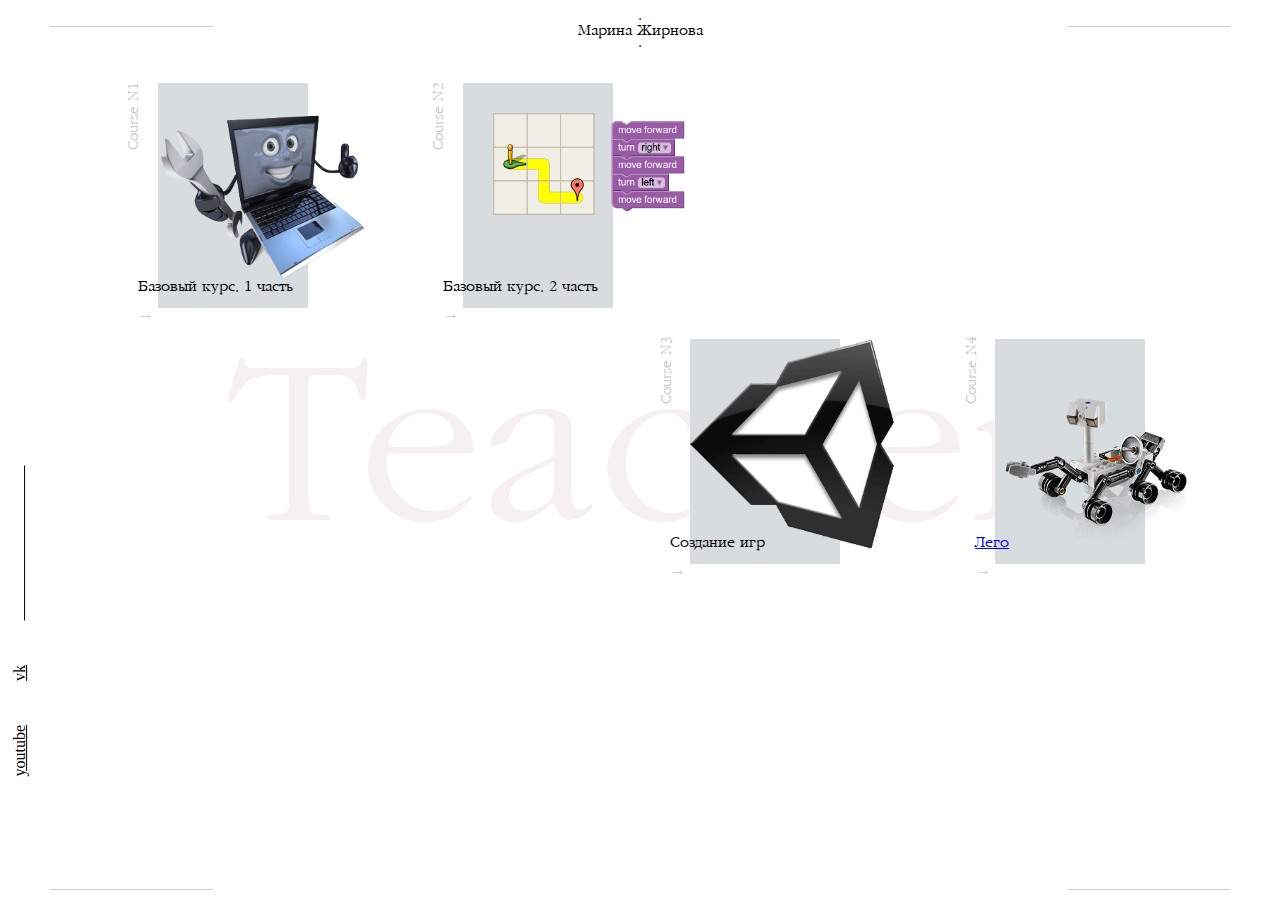
<file: index.html>
<!DOCTYPE html> 
<html>
	<head>
		<meta charset="utf8">
		<title>Computer-course</title>
		<link rel="stylesheet" href="css/normalize.css">
		<link rel="stylesheet" href="css/main.css">

	</head>
	<body>
		<div class="header">
			<div class="header-arrow">
				<div class="header-arrow-left"></div>
				<div class="header-arrow-right"></div>
			</div>
			<div class="header-title">
				<div class="header-title-dot">.</div>
				<div class="header-title-name">Марина Жирнова</div>
				<div class="header-title-dot2">.</div>
			</div>
		</div>
		<div class="social-link">
			<a href="" class="social-link-a">youtube</a>
			<a href="" class="social-link-a">vk</a>
			<div class="social-link-line"></div>
		</div>
		<div class="blocks">
			<div class="blocks-item">
				<div class="blocks-item-subtitle">
					Course N1
				</div>
				<div src="img/img-small-1.png" alt="" class="blocks-item-img">
					<img class="blocks-item-img-main top-img" src="img/img-main/baz1.png"/>
				</div>
				<div class="blocks-item-title">
					<a href="/about.html" class="blocks-item-title-text">Базовый курс. 1 часть</a>
					<div class="blocks-item-title-arrow">&#8594;</div>
				</div>
			</div>
			<div class="blocks-item">
				<div class="blocks-item-subtitle">
					Course N2
				</div>
				<div src="" alt="" class="blocks-item-img">
					<img class="blocks-item-img-main left-img top-img" src="img/img-main/baz2.png"/>
				</div>
				<div class="blocks-item-title">
					<span class="blocks-item-title-text">Базовый курс. 2 часть</span>
					<div class="blocks-item-title-arrow">&#8594;</div>
				</div>
			</div>

			<div class="block-text-item"></div>		
			<div class="block-text-item"></div>

			<div class="blocks-item">
				<div class="blocks-item-subtitle">
					Course N3
				</div>
				<div  alt="" class="blocks-item-img">
					<img class="blocks-item-img-main" src="img/img-main/game.png"/>
				</div>
				<div class="blocks-item-title">
					<span class="blocks-item-title-text">Создание игр</span>
					<div class="blocks-item-title-arrow">&#8594;</div>
				</div>
			</div>
			<div class="blocks-item">
				<div class="blocks-item-subtitle">
					Course N4
				</div>
				<div alt="" class="blocks-item-img">
					<img class="blocks-item-img-main top-img" src="img/img-main/lego.png"/>
				</div>
				<div class="blocks-item-title">
					<span class="blocks-item-title-text"><a href="./lego.html">Лего</a></span>
					<div class="blocks-item-title-arrow">&#8594;</div>
				</div>
			</div>
		</div>
		<div class="background-text">
			Teacher
		</div>
		<div class="footer">
			<div class="footer-arrow">
				<div class="footer-arrow-left"></div>
				<div class="footer-arrow-right"></div>
			</div>
			<a href="#" class="footer-name"></a>
		</div>
	</body>
</html>
</file>
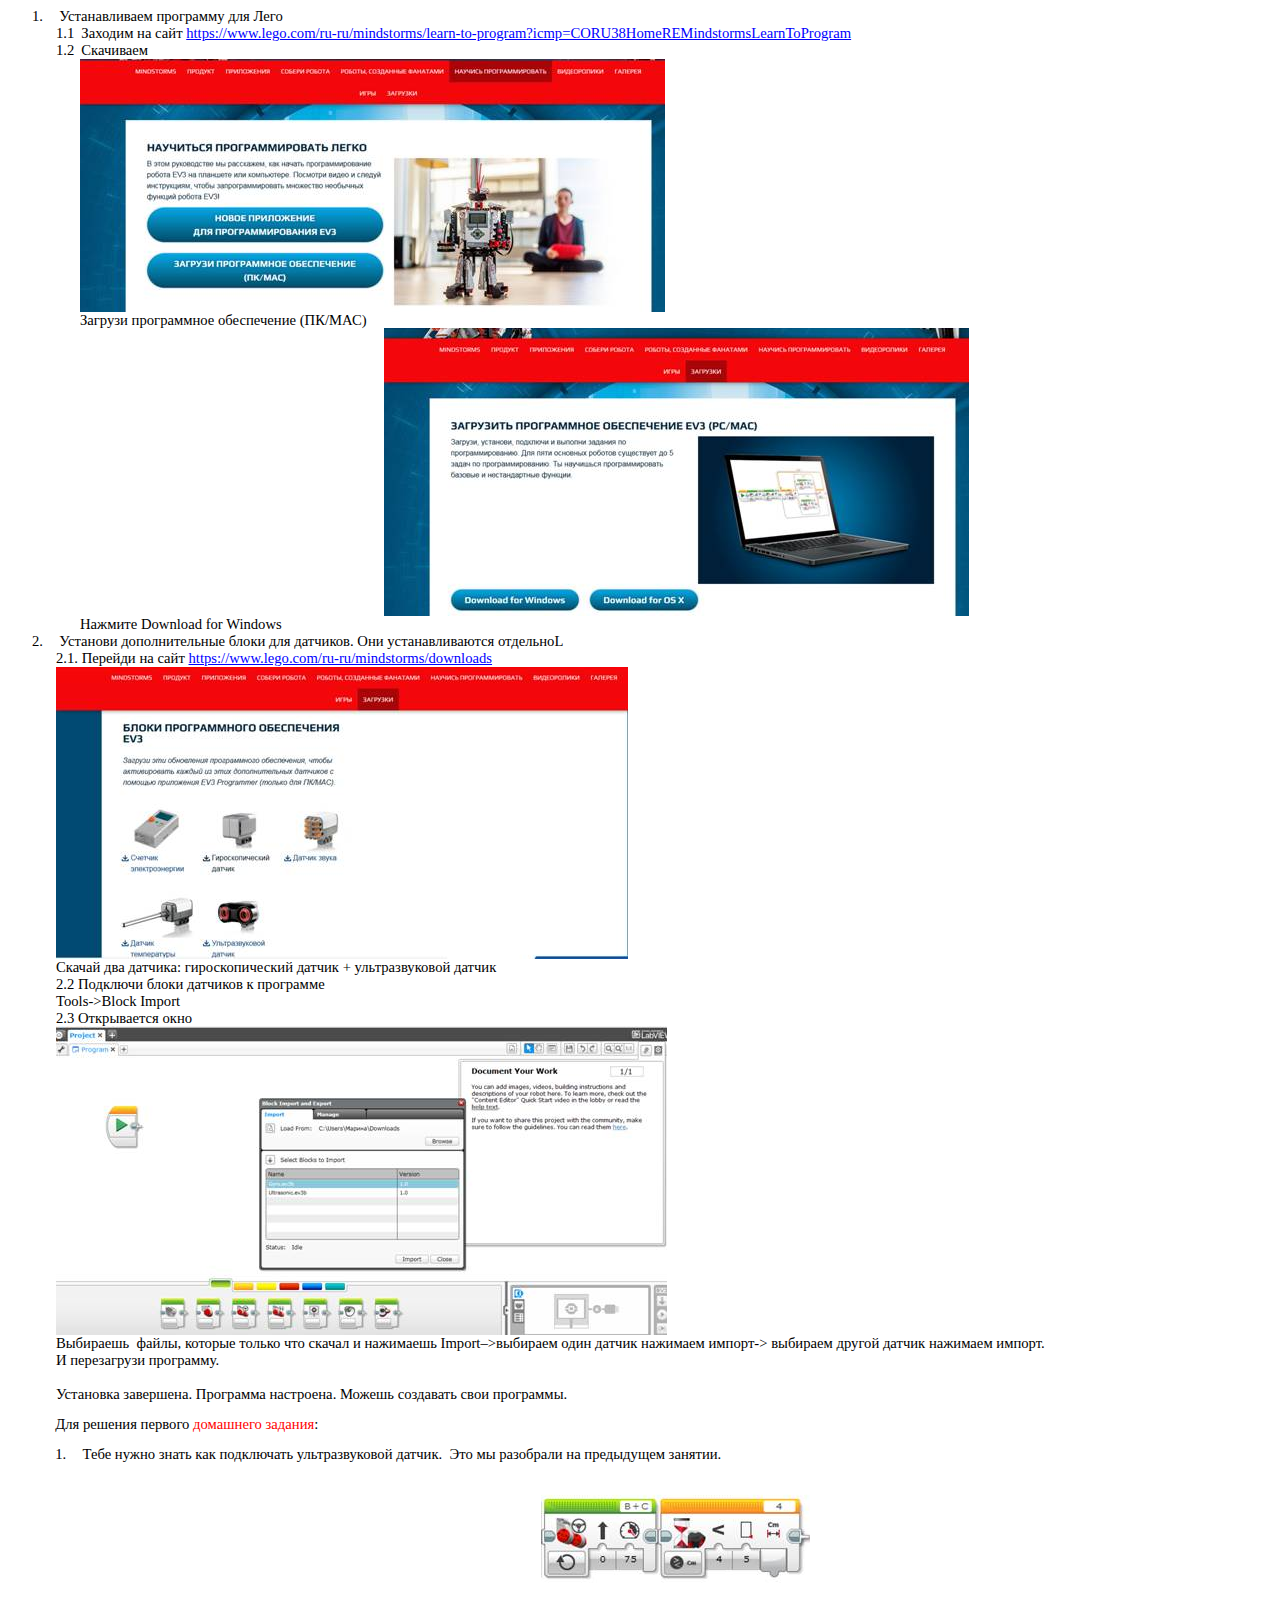
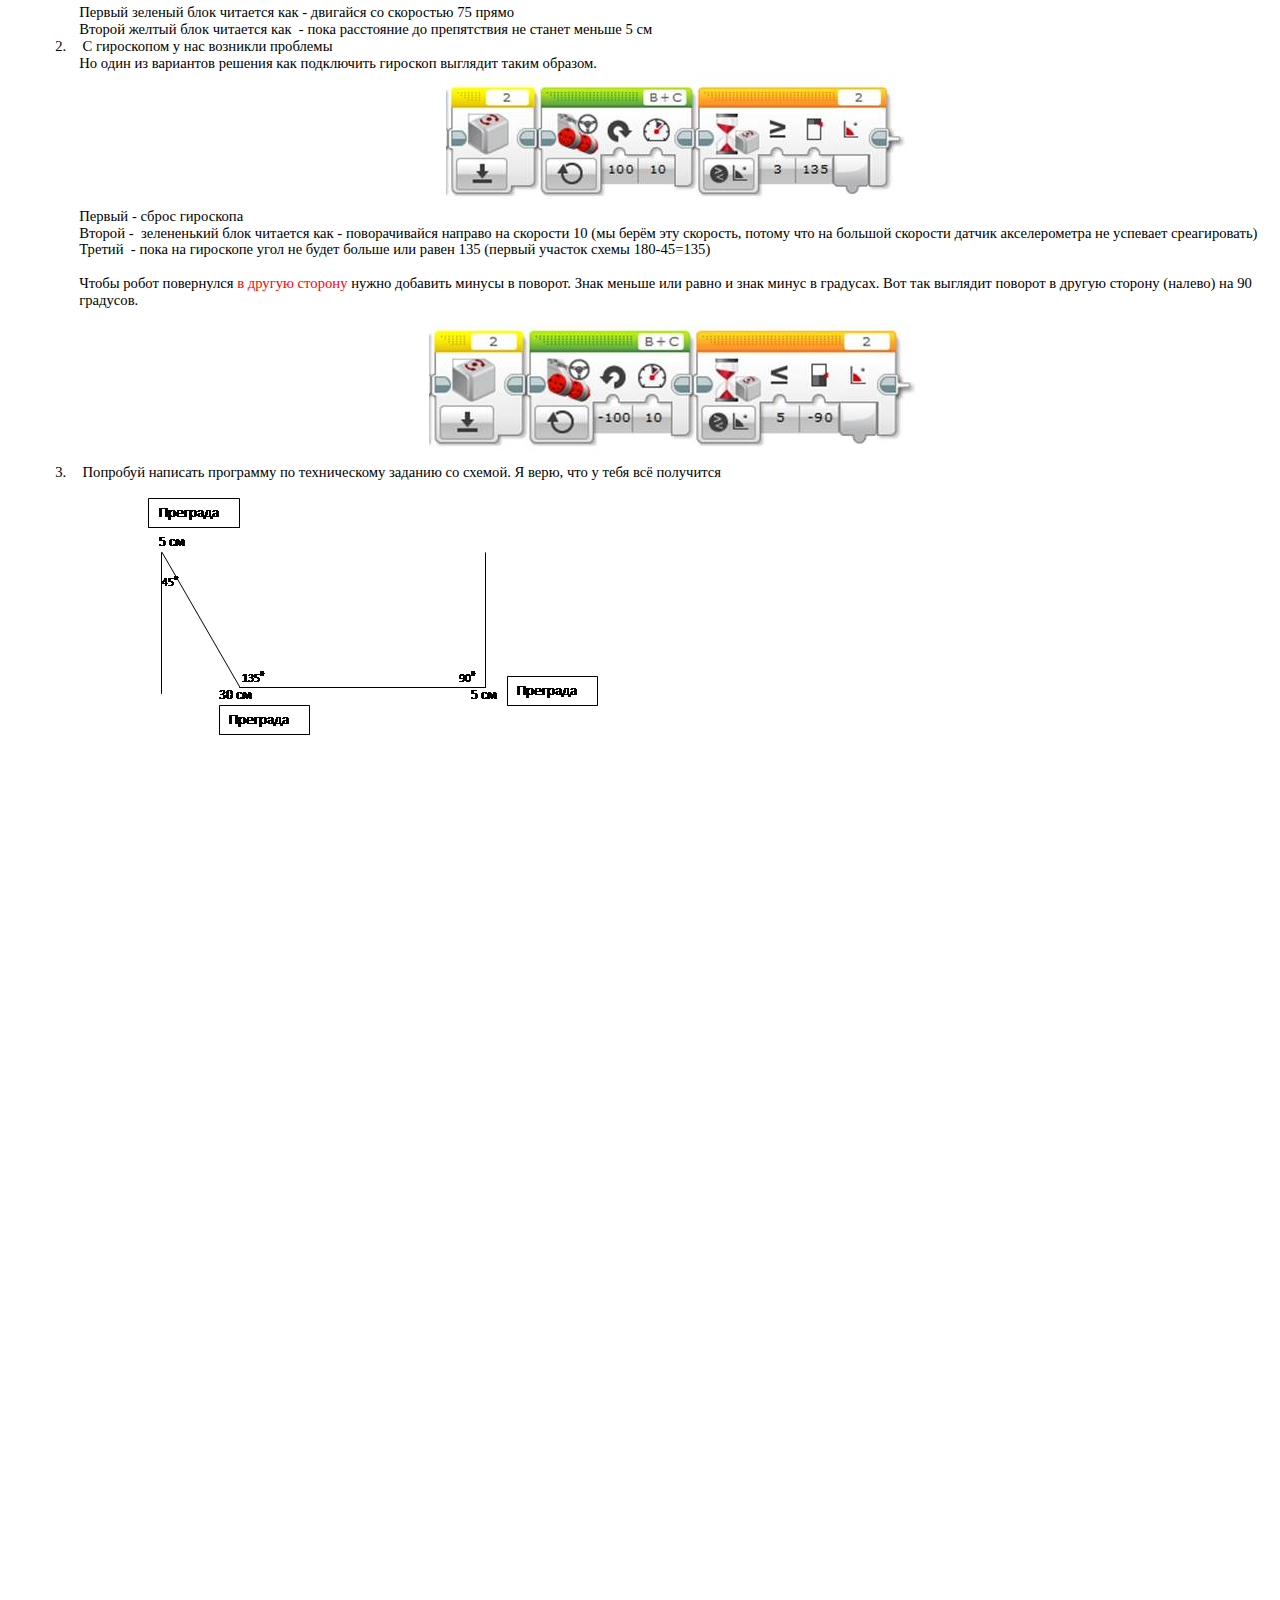
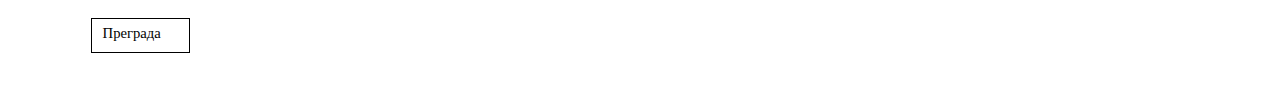
<file: lego/index.htm>
<html>

<head>
<meta charset="utf-8">
<meta name=Generator content="Microsoft Word 12 (filtered)">
<style>
<!--
 /* Font Definitions */
 @font-face
	{font-family:Wingdings;
	panose-1:5 0 0 0 0 0 0 0 0 0;}
@font-face
	{font-family:"Cambria Math";
	panose-1:2 4 5 3 5 4 6 3 2 4;}
@font-face
	{font-family:Calibri;
	panose-1:2 15 5 2 2 2 4 3 2 4;}
@font-face
	{font-family:Tahoma;
	panose-1:2 11 6 4 3 5 4 4 2 4;}
 /* Style Definitions */
 p.MsoNormal, li.MsoNormal, div.MsoNormal
	{margin-top:0cm;
	margin-right:0cm;
	margin-bottom:10.0pt;
	margin-left:0cm;
	line-height:115%;
	font-size:11.0pt;
	font-family:"Calibri","sans-serif";}
a:link, span.MsoHyperlink
	{color:blue;
	text-decoration:underline;}
a:visited, span.MsoHyperlinkFollowed
	{color:purple;
	text-decoration:underline;}
p.MsoAcetate, li.MsoAcetate, div.MsoAcetate
	{mso-style-link:"Текст выноски Знак";
	margin:0cm;
	margin-bottom:.0001pt;
	font-size:8.0pt;
	font-family:"Tahoma","sans-serif";}
p.MsoListParagraph, li.MsoListParagraph, div.MsoListParagraph
	{margin-top:0cm;
	margin-right:0cm;
	margin-bottom:10.0pt;
	margin-left:36.0pt;
	line-height:115%;
	font-size:11.0pt;
	font-family:"Calibri","sans-serif";}
p.MsoListParagraphCxSpFirst, li.MsoListParagraphCxSpFirst, div.MsoListParagraphCxSpFirst
	{margin-top:0cm;
	margin-right:0cm;
	margin-bottom:0cm;
	margin-left:36.0pt;
	margin-bottom:.0001pt;
	line-height:115%;
	font-size:11.0pt;
	font-family:"Calibri","sans-serif";}
p.MsoListParagraphCxSpMiddle, li.MsoListParagraphCxSpMiddle, div.MsoListParagraphCxSpMiddle
	{margin-top:0cm;
	margin-right:0cm;
	margin-bottom:0cm;
	margin-left:36.0pt;
	margin-bottom:.0001pt;
	line-height:115%;
	font-size:11.0pt;
	font-family:"Calibri","sans-serif";}
p.MsoListParagraphCxSpLast, li.MsoListParagraphCxSpLast, div.MsoListParagraphCxSpLast
	{margin-top:0cm;
	margin-right:0cm;
	margin-bottom:10.0pt;
	margin-left:36.0pt;
	line-height:115%;
	font-size:11.0pt;
	font-family:"Calibri","sans-serif";}
span.a
	{mso-style-name:"Текст выноски Знак";
	mso-style-link:"Текст выноски";
	font-family:"Tahoma","sans-serif";}
.MsoPapDefault
	{margin-bottom:10.0pt;
	line-height:115%;}
@page Section1
	{size:595.3pt 841.9pt;
	margin:2.0cm 42.5pt 2.0cm 3.0cm;}
div.Section1
	{page:Section1;}
 /* List Definitions */
 ol
	{margin-bottom:0cm;}
ul
	{margin-bottom:0cm;}
-->
</style>

</head>

<body lang=RU link=blue vlink=purple>

<div class=Section1>

<p class=MsoListParagraphCxSpFirst style='text-indent:-18.0pt'>1.<span
style='font:7.0pt "Times New Roman"'>&nbsp;&nbsp;&nbsp;&nbsp;&nbsp;&nbsp; </span>Устанавливаем
программу для Лего</p>

<p class=MsoListParagraphCxSpMiddle style='margin-left:54.0pt;text-indent:-18.0pt'>1.1<span
style='font:7.0pt "Times New Roman"'>&nbsp;&nbsp; </span>Заходим на сайт <a
href="https://www.lego.com/ru-ru/mindstorms/learn-to-program?icmp=CORU38HomeREMindstormsLearnToProgram">https://www.lego.com/ru-ru/mindstorms/learn-to-program?icmp=CORU38HomeREMindstormsLearnToProgram</a>
</p>

<p class=MsoListParagraphCxSpMiddle style='margin-left:54.0pt;text-indent:-18.0pt'>1.2<span
style='font:7.0pt "Times New Roman"'>&nbsp;&nbsp; </span>Скачиваем</p>

<p class=MsoListParagraphCxSpMiddle style='margin-left:54.0pt'><img border=0
width=585 height=253 src="index.files/image001.jpg"></p>

<p class=MsoListParagraphCxSpMiddle style='margin-left:54.0pt'>Загрузи
программное обеспечение (ПК/МАС)</p>

<p class=MsoListParagraphCxSpMiddle align=center style='margin-left:54.0pt;
text-align:center'><img border=0 width=585 height=288
src="index.files/image002.jpg"></p>

<p class=MsoListParagraphCxSpMiddle style='margin-left:54.0pt'>Нажмите <span
lang=EN-US>Download for Windows</span></p>

<p class=MsoListParagraphCxSpMiddle style='text-indent:-18.0pt'>2.<span
style='font:7.0pt "Times New Roman"'>&nbsp;&nbsp;&nbsp;&nbsp;&nbsp;&nbsp; </span>Установи
дополнительные блоки для датчиков. Они устанавливаются отдельно<span
style='font-family:Wingdings'>L</span></p>

<p class=MsoListParagraphCxSpMiddle>2.1. Перейди на сайт <a
href="https://www.lego.com/ru-ru/mindstorms/downloads">https://www.lego.com/ru-ru/mindstorms/downloads</a>
</p>

<p class=MsoListParagraphCxSpMiddle><img border=0 width=572 height=292
id="Рисунок 7" src="index.files/image003.jpg"></p>

<p class=MsoListParagraphCxSpMiddle>Скачай два датчика: гироскопический датчик
+ ультразвуковой датчик</p>

<p class=MsoListParagraphCxSpMiddle>2.2 Подключи блоки датчиков к программе</p>

<p class=MsoListParagraphCxSpMiddle><span lang=EN-US>Tools</span>-&gt;<span
lang=EN-US>Block</span><span lang=EN-US> </span><span lang=EN-US>Import</span></p>

<p class=MsoListParagraphCxSpMiddle>2.3 Открывается окно </p>

<p class=MsoListParagraphCxSpMiddle><img border=0 width=611 height=309
id="Рисунок 10" src="index.files/image004.jpg"></p>

<p class=MsoListParagraphCxSpMiddle>Выбираешь  файлы, которые только что скачал
и нажимаешь <span lang=EN-US>Import</span>–&gt;выбираем один датчик нажимаем
импорт-&gt; выбираем другой датчик нажимаем импорт.</p>

<p class=MsoListParagraphCxSpMiddle>И перезагрузи программу.</p>

<p class=MsoListParagraphCxSpMiddle>&nbsp;</p>

<p class=MsoListParagraphCxSpLast>Установка завершена. Программа настроена.
Можешь создавать свои программы.</p>

<p class=MsoNormal style='text-indent:35.4pt'>Для решения первого <span
style='color:red'>домашнего задания</span>:</p>

<p class=MsoListParagraphCxSpFirst style='margin-left:53.4pt;text-indent:-18.0pt'>1.<span
style='font:7.0pt "Times New Roman"'>&nbsp;&nbsp;&nbsp;&nbsp;&nbsp;&nbsp; </span>Тебе
нужно знать как подключать ультразвуковой датчик.  Это мы разобрали на
предыдущем занятии.</p>

<p class=MsoListParagraphCxSpMiddle align=center style='margin-left:53.4pt;
text-align:center'><img border=0 width=269 height=141 id="Рисунок 13"
src="index.files/image005.jpg"></p>

<p class=MsoListParagraphCxSpMiddle style='margin-left:53.4pt'>Первый зеленый
блок читается как - двигайся со скоростью 75 прямо</p>

<p class=MsoListParagraphCxSpMiddle style='margin-left:53.4pt'>Второй желтый
блок читается как  - пока расстояние до препятствия не станет меньше 5 см</p>

<p class=MsoListParagraphCxSpMiddle style='margin-left:53.4pt;text-indent:-18.0pt'>2.<span
style='font:7.0pt "Times New Roman"'>&nbsp;&nbsp;&nbsp;&nbsp;&nbsp;&nbsp; </span>С
гироскопом у нас возникли проблемы</p>

<p class=MsoListParagraphCxSpMiddle style='margin-left:53.4pt'>Но один из
вариантов решения как подключить гироскоп выглядит таким образом. </p>

<p class=MsoListParagraphCxSpMiddle align=center style='margin-left:53.4pt;
text-align:center'><img border=0 width=460 height=136 id="Рисунок 1"
src="index.files/image006.jpg"></p>

<p class=MsoListParagraphCxSpMiddle style='margin-left:53.4pt'>Первый - сброс
гироскопа</p>

<p class=MsoListParagraphCxSpMiddle style='margin-left:53.4pt'>Второй -  зелененький
блок читается как - поворачивайся направо на скорости 10 (мы берём эту
скорость, потому что на большой скорости датчик акселерометра не успевает
среагировать)</p>

<p class=MsoListParagraphCxSpMiddle style='margin-left:53.4pt'>Третий  - пока
на гироскопе угол не будет больше или равен 135 (первый участок схемы
180-45=135)</p>

<p class=MsoListParagraphCxSpMiddle style='margin-left:53.4pt'>&nbsp;</p>

<p class=MsoListParagraphCxSpMiddle style='margin-left:53.4pt'>Чтобы робот
повернулся <span style='color:red'>в другую сторону</span> нужно добавить
минусы в поворот. Знак меньше или равно и знак минус в градусах. Вот так выглядит
поворот в другую сторону (налево) на 90 градусов.</p>

<p class=MsoListParagraphCxSpMiddle align=center style='margin-left:53.4pt;
text-align:center'><img border=0 width=493 height=155 id="Рисунок 4"
src="index.files/image007.jpg"></p>

<p class=MsoListParagraphCxSpMiddle style='margin-left:53.4pt;text-indent:-18.0pt'>3.<span
style='font:7.0pt "Times New Roman"'>&nbsp;&nbsp;&nbsp;&nbsp;&nbsp;&nbsp; </span>Попробуй
написать программу по техническому заданию со схемой. Я верю, что у тебя всё
получится</p>

<p class=MsoListParagraphCxSpLast style='margin-left:53.4pt'>

<table cellpadding=0 cellspacing=0 align=left>
 <tr>
  <td width=67 height=14></td>
 </tr>
 <tr>
  <td></td>
  <td><img width=455 height=242 src="index.files/image008.png"></td>
 </tr>
</table>

 &nbsp;</p>

<p class=MsoNormal style='margin-left:18.0pt;text-indent:35.4pt'>&nbsp;</p>

<p class=MsoNormal>&nbsp;</p>

<br clear=ALL>

<p class=MsoNormal>                                                                                                                                                          </p>

<p class=MsoNormal>&nbsp;</p>

<p class=MsoNormal>

<table cellpadding=0 cellspacing=0 align=left>
 <tr>
  <td width=83 height=821></td>
 </tr>
 <tr>
  <td></td>
  <td width=97 height=35 bgcolor=white style='border:.75pt solid black;
  vertical-align:top;background:white'><span style='position:absolute;
  z-index:1'>
  <table cellpadding=0 cellspacing=0 width="100%">
   <tr>
    <td>
    <div style='padding:4.35pt 7.95pt 4.35pt 7.95pt'>
    <p class=MsoNormal>Преграда</p>
    <p class=MsoNormal>&nbsp;</p>
    </div>
    </td>
   </tr>
  </table>
  </span>&nbsp;</td>
 </tr>
</table>

 &nbsp;</p>

</div>

</body>

</html>
</file>
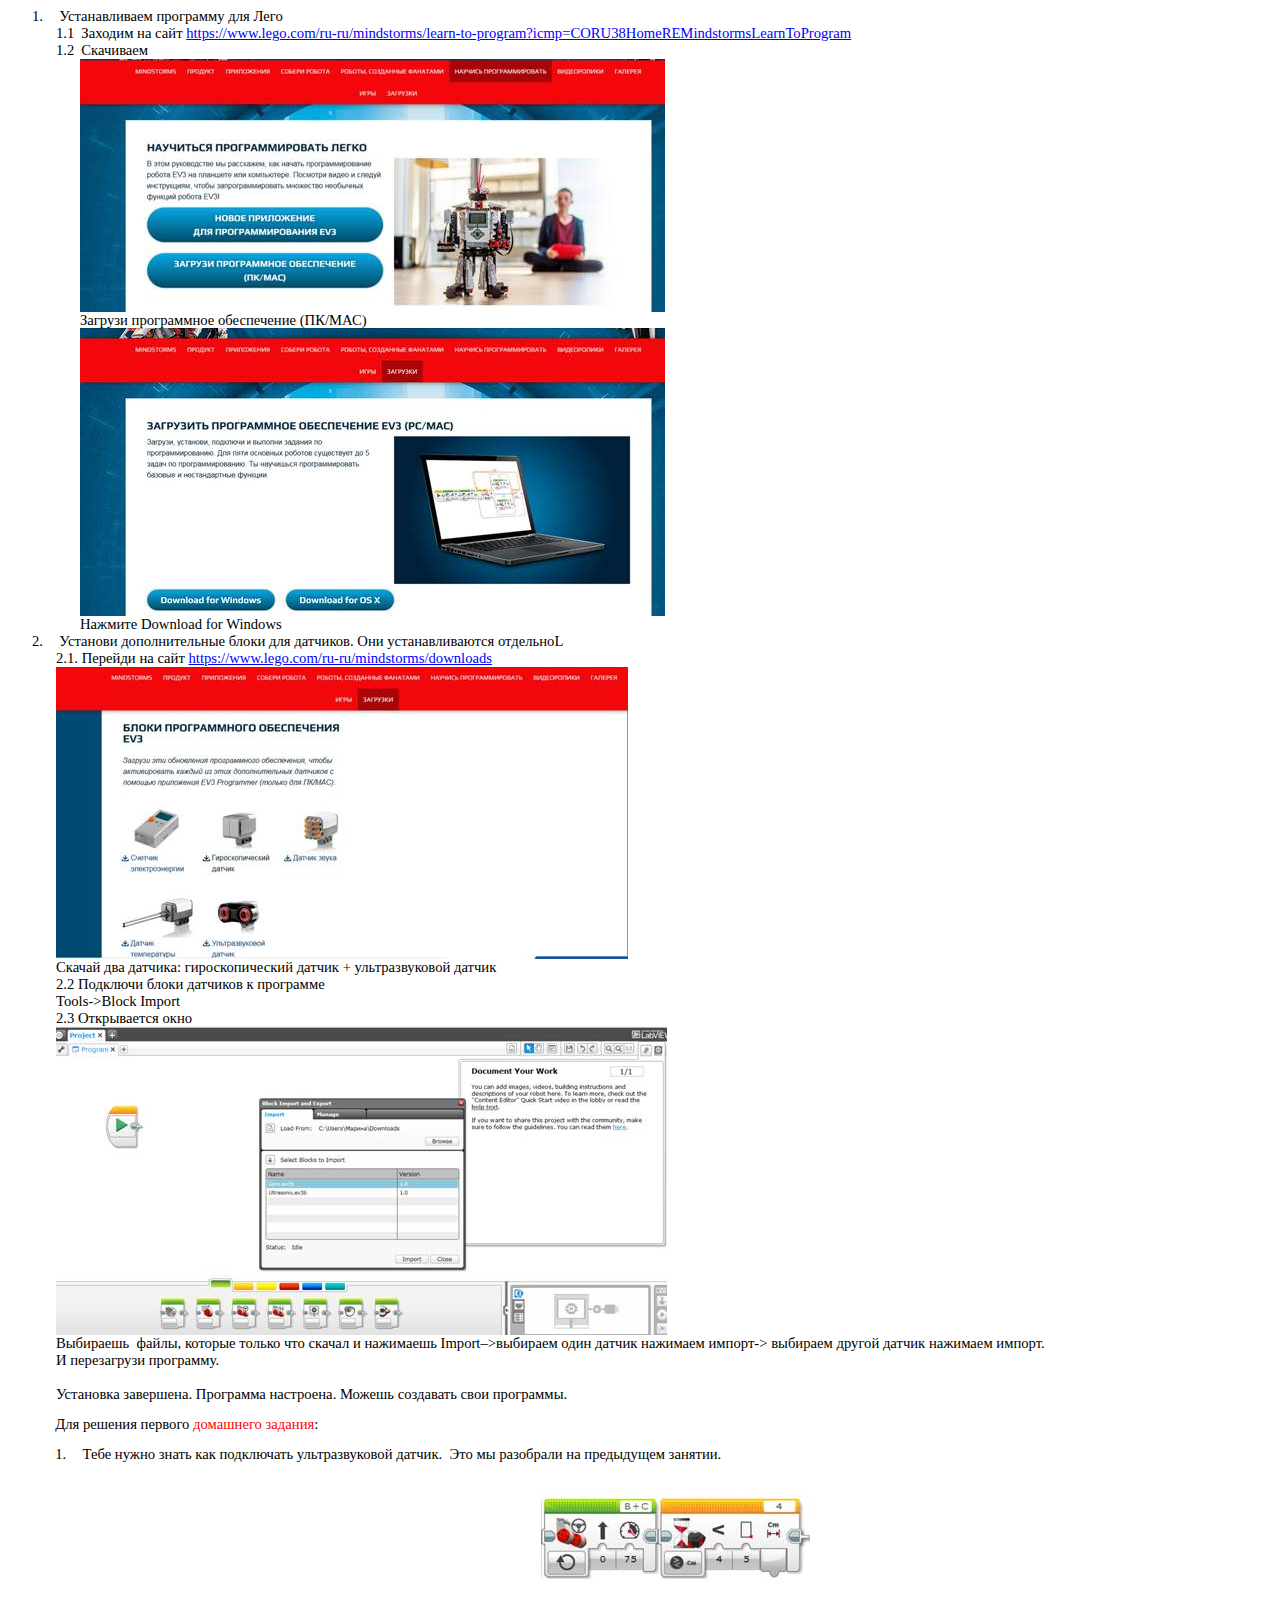
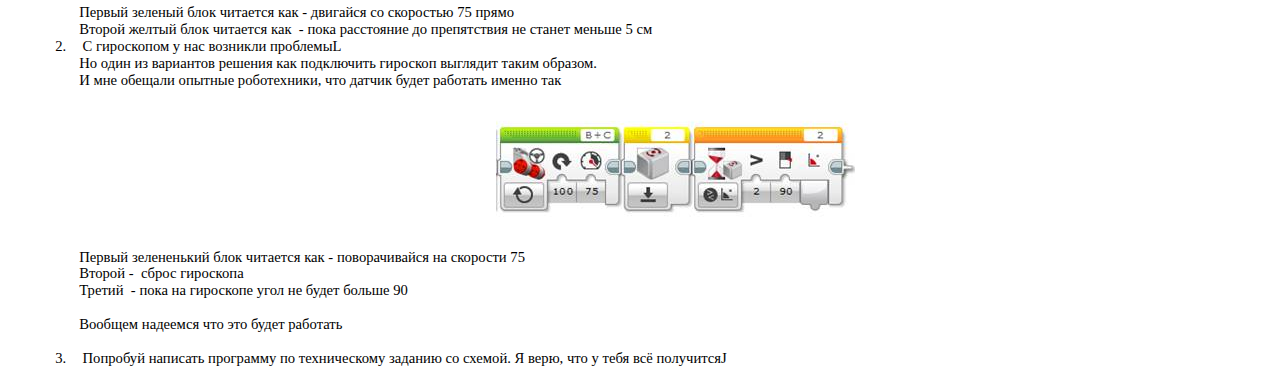
<file: lego/first/index.htm>
<html>

<head>
<meta charset="utf8">

<style>
<!--
 /* Font Definitions */
 @font-face
	{font-family:Wingdings;
	panose-1:5 0 0 0 0 0 0 0 0 0;}
@font-face
	{font-family:"Cambria Math";
	panose-1:2 4 5 3 5 4 6 3 2 4;}
@font-face
	{font-family:Calibri;
	panose-1:2 15 5 2 2 2 4 3 2 4;}
@font-face
	{font-family:Tahoma;
	panose-1:2 11 6 4 3 5 4 4 2 4;}
 /* Style Definitions */
 p.MsoNormal, li.MsoNormal, div.MsoNormal
	{margin-top:0cm;
	margin-right:0cm;
	margin-bottom:10.0pt;
	margin-left:0cm;
	line-height:115%;
	font-size:11.0pt;
	font-family:"Calibri","sans-serif";}
a:link, span.MsoHyperlink
	{color:blue;
	text-decoration:underline;}
a:visited, span.MsoHyperlinkFollowed
	{color:purple;
	text-decoration:underline;}
p.MsoAcetate, li.MsoAcetate, div.MsoAcetate
	{mso-style-link:"Текст выноски Знак";
	margin:0cm;
	margin-bottom:.0001pt;
	font-size:8.0pt;
	font-family:"Tahoma","sans-serif";}
p.MsoListParagraph, li.MsoListParagraph, div.MsoListParagraph
	{margin-top:0cm;
	margin-right:0cm;
	margin-bottom:10.0pt;
	margin-left:36.0pt;
	line-height:115%;
	font-size:11.0pt;
	font-family:"Calibri","sans-serif";}
p.MsoListParagraphCxSpFirst, li.MsoListParagraphCxSpFirst, div.MsoListParagraphCxSpFirst
	{margin-top:0cm;
	margin-right:0cm;
	margin-bottom:0cm;
	margin-left:36.0pt;
	margin-bottom:.0001pt;
	line-height:115%;
	font-size:11.0pt;
	font-family:"Calibri","sans-serif";}
p.MsoListParagraphCxSpMiddle, li.MsoListParagraphCxSpMiddle, div.MsoListParagraphCxSpMiddle
	{margin-top:0cm;
	margin-right:0cm;
	margin-bottom:0cm;
	margin-left:36.0pt;
	margin-bottom:.0001pt;
	line-height:115%;
	font-size:11.0pt;
	font-family:"Calibri","sans-serif";}
p.MsoListParagraphCxSpLast, li.MsoListParagraphCxSpLast, div.MsoListParagraphCxSpLast
	{margin-top:0cm;
	margin-right:0cm;
	margin-bottom:10.0pt;
	margin-left:36.0pt;
	line-height:115%;
	font-size:11.0pt;
	font-family:"Calibri","sans-serif";}
span.a
	{mso-style-name:"Текст выноски Знак";
	mso-style-link:"Текст выноски";
	font-family:"Tahoma","sans-serif";}
.MsoPapDefault
	{margin-bottom:10.0pt;
	line-height:115%;}
@page Section1
	{size:595.3pt 841.9pt;
	margin:2.0cm 42.5pt 2.0cm 3.0cm;}
div.Section1
	{page:Section1;}
 /* List Definitions */
 ol
	{margin-bottom:0cm;}
ul
	{margin-bottom:0cm;}
-->
</style>

</head>

<body lang=RU link=blue vlink=purple>

<div class=Section1>

<p class=MsoListParagraphCxSpFirst style='text-indent:-18.0pt'>1.<span
style='font:7.0pt "Times New Roman"'>&nbsp;&nbsp;&nbsp;&nbsp;&nbsp;&nbsp; </span>Устанавливаем
программу для Лего</p>

<p class=MsoListParagraphCxSpMiddle style='margin-left:54.0pt;text-indent:-18.0pt'>1.1<span
style='font:7.0pt "Times New Roman"'>&nbsp;&nbsp; </span>Заходим на сайт <a
href="https://www.lego.com/ru-ru/mindstorms/learn-to-program?icmp=CORU38HomeREMindstormsLearnToProgram">https://www.lego.com/ru-ru/mindstorms/learn-to-program?icmp=CORU38HomeREMindstormsLearnToProgram</a>
</p>

<p class=MsoListParagraphCxSpMiddle style='margin-left:54.0pt;text-indent:-18.0pt'>1.2<span
style='font:7.0pt "Times New Roman"'>&nbsp;&nbsp; </span>Скачиваем</p>

<p class=MsoListParagraphCxSpMiddle style='margin-left:54.0pt'><img border=0
width=585 height=253 id="Рисунок 1" src="index.files/image001.jpg"></p>

<p class=MsoListParagraphCxSpMiddle style='margin-left:54.0pt'>Загрузи
программное обеспечение (ПК/МАС)</p>

<p class=MsoListParagraphCxSpMiddle style='margin-left:54.0pt'><img border=0
width=585 height=288 id="Рисунок 4" src="index.files/image002.jpg"></p>

<p class=MsoListParagraphCxSpMiddle style='margin-left:54.0pt'>Нажмите <span
lang=EN-US>Download for Windows</span></p>

<p class=MsoListParagraphCxSpMiddle style='text-indent:-18.0pt'>2.<span
style='font:7.0pt "Times New Roman"'>&nbsp;&nbsp;&nbsp;&nbsp;&nbsp;&nbsp; </span>Установи
дополнительные блоки для датчиков. Они устанавливаются отдельно<span
style='font-family:Wingdings'>L</span></p>

<p class=MsoListParagraphCxSpMiddle>2.1. Перейди на сайт <a
href="https://www.lego.com/ru-ru/mindstorms/downloads">https://www.lego.com/ru-ru/mindstorms/downloads</a>
</p>

<p class=MsoListParagraphCxSpMiddle><img border=0 width=572 height=292
id="Рисунок 7" src="index.files/image003.jpg"></p>

<p class=MsoListParagraphCxSpMiddle>Скачай два датчика: гироскопический датчик
+ ультразвуковой датчик</p>

<p class=MsoListParagraphCxSpMiddle>2.2 Подключи блоки датчиков к программе</p>

<p class=MsoListParagraphCxSpMiddle><span lang=EN-US>Tools</span>-&gt;<span
lang=EN-US>Block</span><span lang=EN-US> </span><span lang=EN-US>Import</span></p>

<p class=MsoListParagraphCxSpMiddle>2.3 Открывается окно </p>

<p class=MsoListParagraphCxSpMiddle><img border=0 width=611 height=309
id="Рисунок 10" src="index.files/image004.jpg"></p>

<p class=MsoListParagraphCxSpMiddle>Выбираешь  файлы, которые только что скачал
и нажимаешь <span lang=EN-US>Import</span>–&gt;выбираем один датчик нажимаем
импорт-&gt; выбираем другой датчик нажимаем импорт.</p>

<p class=MsoListParagraphCxSpMiddle>И перезагрузи программу.</p>

<p class=MsoListParagraphCxSpMiddle>&nbsp;</p>

<p class=MsoListParagraphCxSpLast>Установка завершена. Программа настроена.
Можешь создавать свои программы.</p>

<p class=MsoNormal style='text-indent:35.4pt'>Для решения первого <span
style='color:red'>домашнего задания</span>:</p>

<p class=MsoListParagraphCxSpFirst style='margin-left:53.4pt;text-indent:-18.0pt'>1.<span
style='font:7.0pt "Times New Roman"'>&nbsp;&nbsp;&nbsp;&nbsp;&nbsp;&nbsp; </span>Тебе
нужно знать как подключать ультразвуковой датчик.  Это мы разобрали на
предыдущем занятии.</p>

<p class=MsoListParagraphCxSpMiddle align=center style='margin-left:53.4pt;
text-align:center'><img border=0 width=269 height=141 id="Рисунок 13"
src="index.files/image005.jpg"></p>

<p class=MsoListParagraphCxSpMiddle style='margin-left:53.4pt'>Первый зеленый
блок читается как - двигайся со скоростью 75 прямо</p>

<p class=MsoListParagraphCxSpMiddle style='margin-left:53.4pt'>Второй желтый
блок читается как  - пока расстояние до препятствия не станет меньше 5 см</p>

<p class=MsoListParagraphCxSpMiddle style='margin-left:53.4pt;text-indent:-18.0pt'>2.<span
style='font:7.0pt "Times New Roman"'>&nbsp;&nbsp;&nbsp;&nbsp;&nbsp;&nbsp; </span>С
гироскопом у нас возникли проблемы<span style='font-family:Wingdings'>L</span></p>

<p class=MsoListParagraphCxSpMiddle style='margin-left:53.4pt'>Но один из
вариантов решения как подключить гироскоп выглядит таким образом. </p>

<p class=MsoListParagraphCxSpMiddle style='margin-left:53.4pt'>И мне обещали
опытные роботехники, что датчик будет работать именно так</p>

<p class=MsoListParagraphCxSpMiddle align=center style='margin-left:53.4pt;
text-align:center'><img border=0 width=359 height=160 id="Рисунок 16"
src="index.files/image006.jpg"></p>

<p class=MsoListParagraphCxSpMiddle style='margin-left:53.4pt'>Первый зелененький
блок читается как - поворачивайся на скорости 75</p>

<p class=MsoListParagraphCxSpMiddle style='margin-left:53.4pt'>Второй -  сброс
гироскопа</p>

<p class=MsoListParagraphCxSpMiddle style='margin-left:53.4pt'>Третий  - пока
на гироскопе угол не будет больше 90</p>

<p class=MsoListParagraphCxSpMiddle style='margin-left:53.4pt'>&nbsp;</p>

<p class=MsoListParagraphCxSpMiddle style='margin-left:53.4pt'>Вообщем надеемся
что это будет работать</p>

<p class=MsoListParagraphCxSpMiddle style='margin-left:53.4pt'>&nbsp;</p>

<p class=MsoListParagraphCxSpLast style='margin-left:53.4pt;text-indent:-18.0pt'>3.<span
style='font:7.0pt "Times New Roman"'>&nbsp;&nbsp;&nbsp;&nbsp;&nbsp;&nbsp; </span>Попробуй
написать программу по техническому заданию со схемой. Я верю, что у тебя всё
получится<span style='font-family:Wingdings'>J</span></p>

</div>

</body>

</html>
</file>
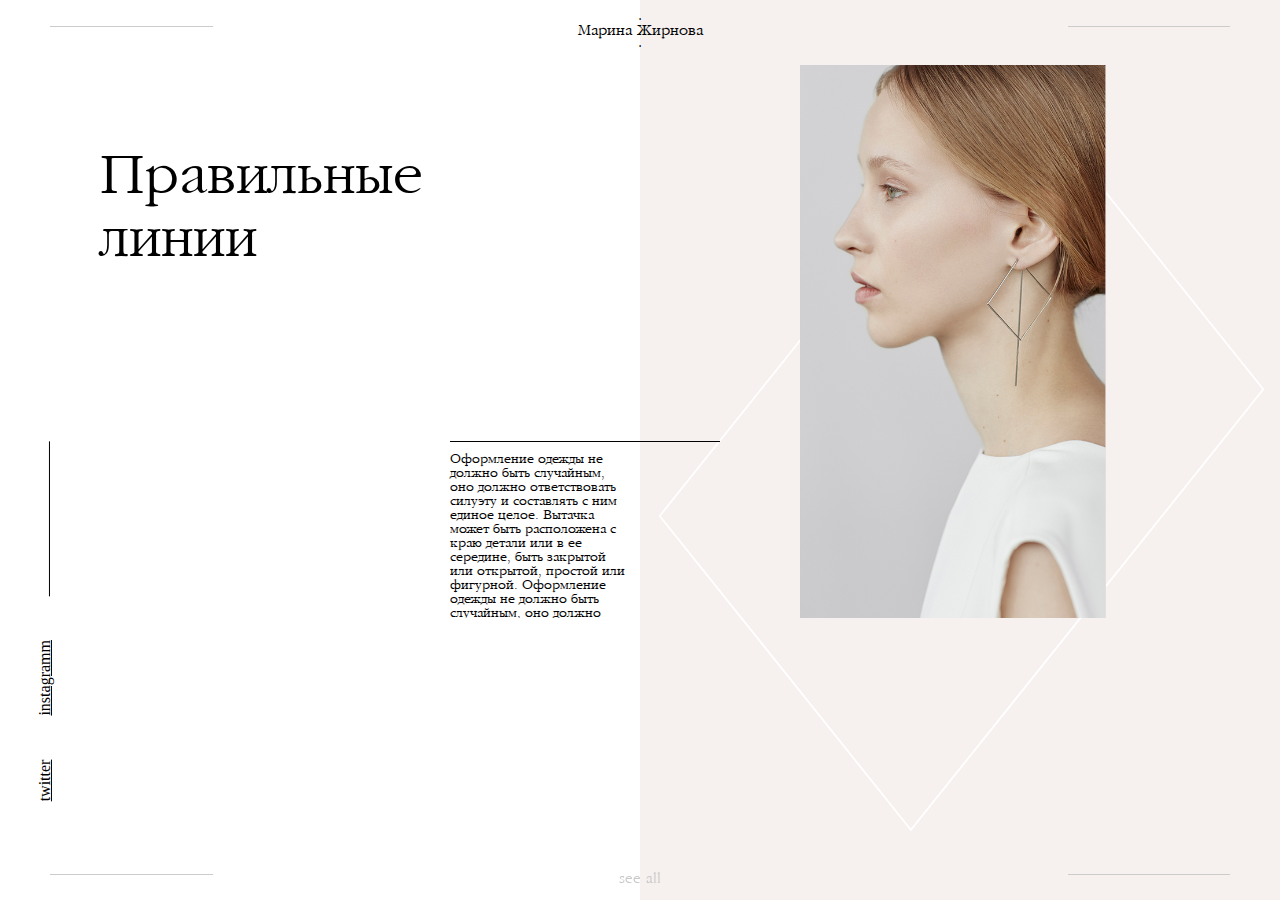
<file: about.html>
<!DOCTYPE html> 
<html>
	<head>
		<link rel="stylesheet" href="css/normalize.css">
		<link rel="stylesheet" href="css/about.css">

	</head>
	<body>
		<div class="header">
			<div class="header-arrow">
				<div class="header-arrow-left"></div>
				<div class="header-arrow-right"></div>
			</div>
			<div class="header-title">
				<div class="header-title-dot">.</div>
				<div class="header-title-name">Марина Жирнова</div>
				<div class="header-title-dot2">.</div>
			</div>
		</div>
		<div class="social-link">
			<a href="" class="social-link-a">twitter</a>
			<a href="" class="social-link-a">instagramm</a>
			<div class="social-link-line"></div>
		</div>
		
		<div class="background-blocks">
			<div class="background-blocks-first-white"></div>
			<div class="background-blocks-first-pink">
				<div class="background-blocks-first-pink-obertka">
					<div class="background-blocks-first-pink-romb"></div>
				</div>
			</div>
		</div>
		<div class="block-about">
			<div class="block-about-text">
				<div class="block-about-text-title">Правильные линии</div>
				<div class="block-about-text-description">
					<div class="block-about-text-description-line"></div>
					<div class="block-about-text-description-text">
						Оформление одежды не должно быть случайным, оно должно ответствовать силуэту и составлять с ним единое целое. Вытачка может быть расположена с краю детали или в ее середине, быть закрытой или открытой, простой или фигурной. Оформление одежды не должно быть случайным, оно должно ответствовать силуэту и составлять с ним единое целое. 
					</div>
				</div>
			</div>
			<div class="block-about-img">
				<img class="block-about-img-img" src="img/img-big-1.png" alt="">
			</div>
		</div>
		<div class="footer">
			<div class="footer-arrow">
				<div class="footer-arrow-left"></div>
				<div class="footer-arrow-right"></div>
			</div>
			<a href="#" class="footer-name">see all</a>
		</div>
	</body>
</html>
</file>
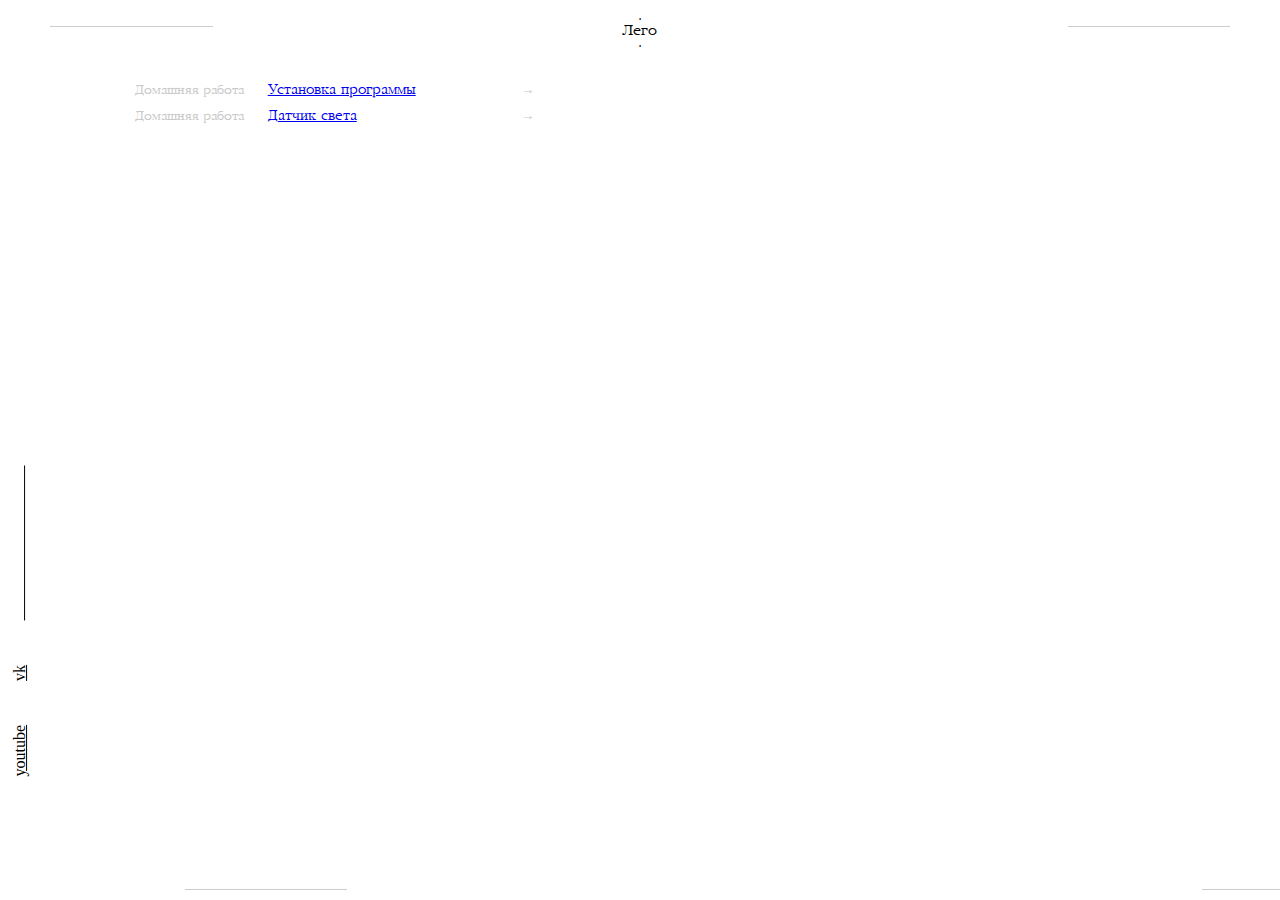
<file: lego.html>
<!DOCTYPE html> 
<html>
	<head>
		<meta charset="utf8">
		<link rel="stylesheet" href="css/normalize.css">
		<link rel="stylesheet" href="css/main.css">

	</head>
	<body>
		<div class="header">
			<div class="header-arrow">
				<div class="header-arrow-left"></div>
				<div class="header-arrow-right"></div>
			</div>
			<div class="header-title">
				<div class="header-title-dot">.</div>
				<div class="header-title-name">Лего</div>
				<div class="header-title-dot2">.</div>
			</div>
		</div>
		<div class="social-link">
			<a href="" class="social-link-a">youtube</a>
			<a href="" class="social-link-a">vk</a>
			<div class="social-link-line"></div>
		</div>
		<div class="blocks">
			

			<div class="block-text-item">
				<div class="block-text-item-row">
					<div class="block-text-item-row-subtitle">Домашняя работа</div>
					<div class="block-text-item-row-title"><a href="./lego/index.htm">Установка программы</a></div>
					<div class="block-text-item-row-arrow">&#8594;</div>
				</div>
				<div class="block-text-item-row">
					<div class="block-text-item-row-subtitle">Домашняя работа</div>
					<div class="block-text-item-row-title"><a href="./lego/index2.htm">Датчик света</a></div>
					<div class="block-text-item-row-arrow">&#8594;</div>
				</div>
			</div>		
			<div class="block-text-item"></div>

			
		<div class="background-text">
			Teacher
		</div>
		<div class="footer">
			<div class="footer-arrow">
				<div class="footer-arrow-left"></div>
				<div class="footer-arrow-right"></div>
			</div>
			<a href="#" class="footer-name"></a>
		</div>
	</body>
</html>
</file>
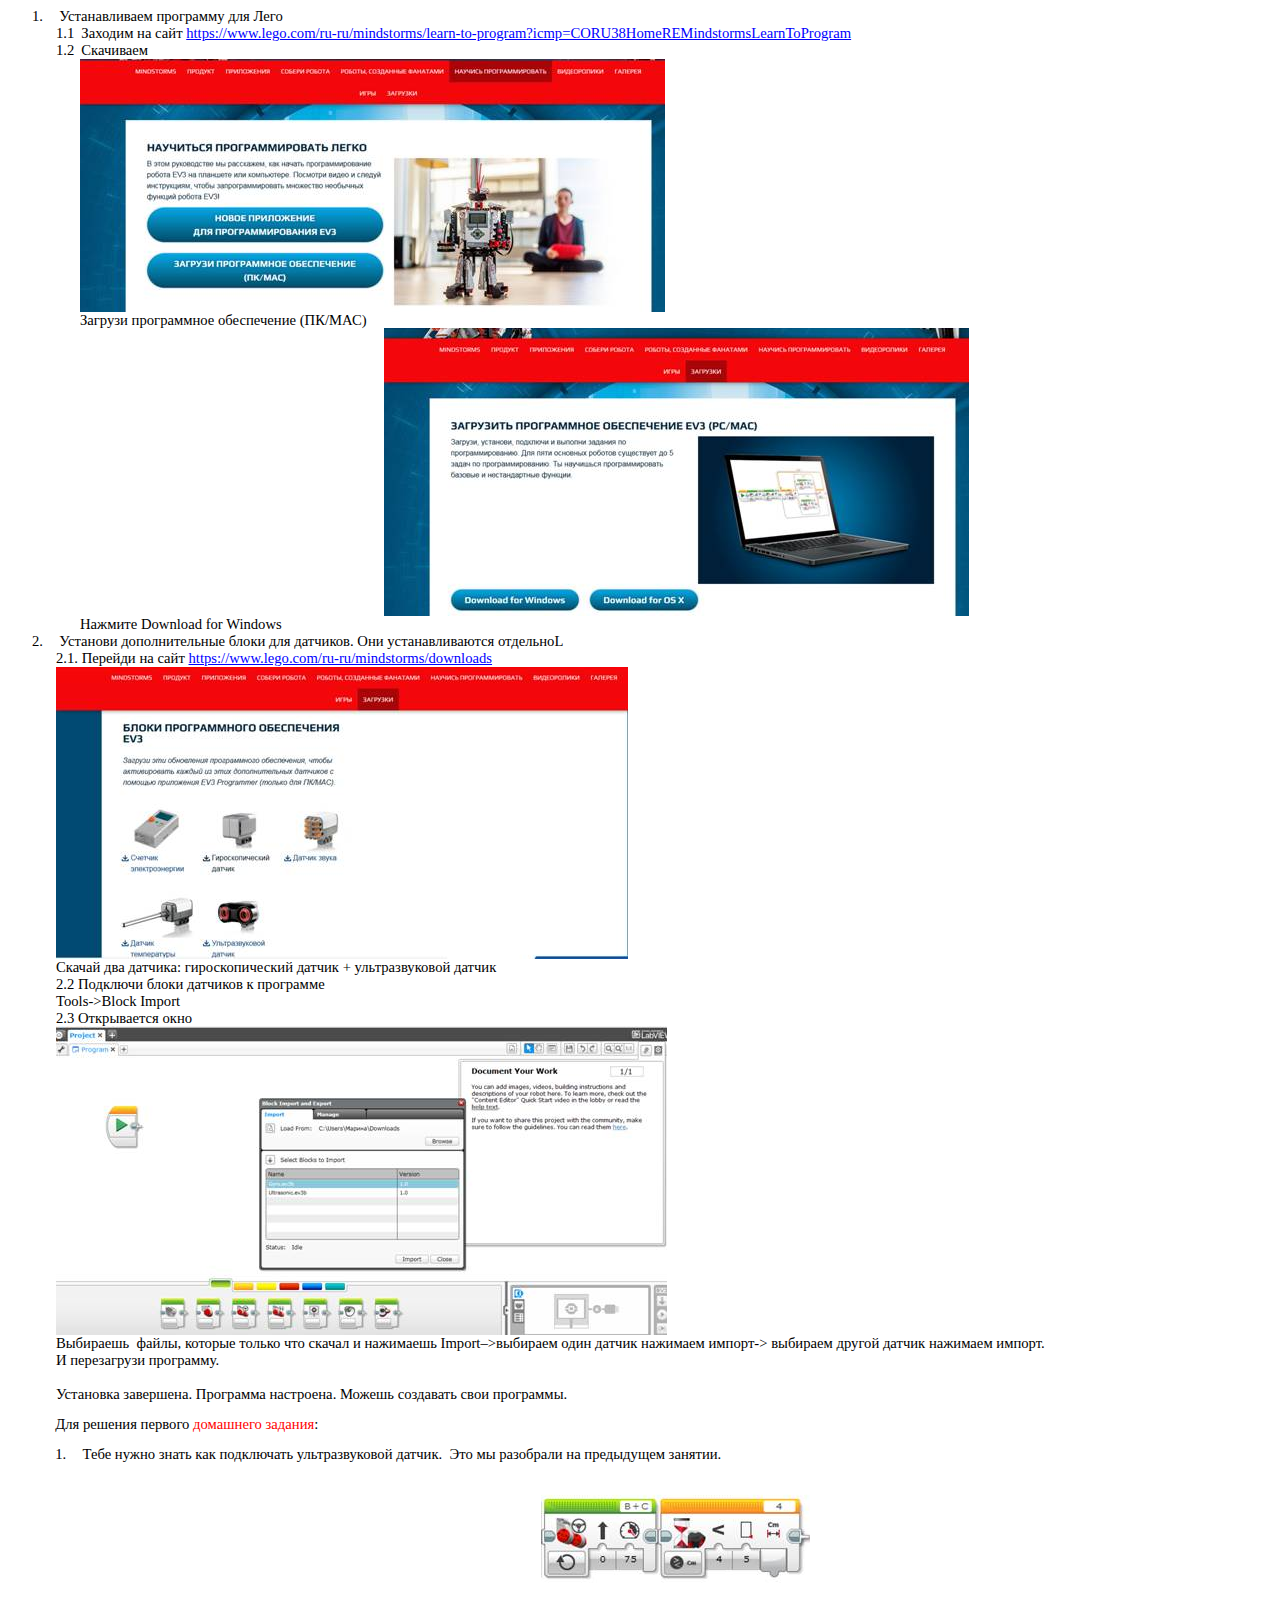
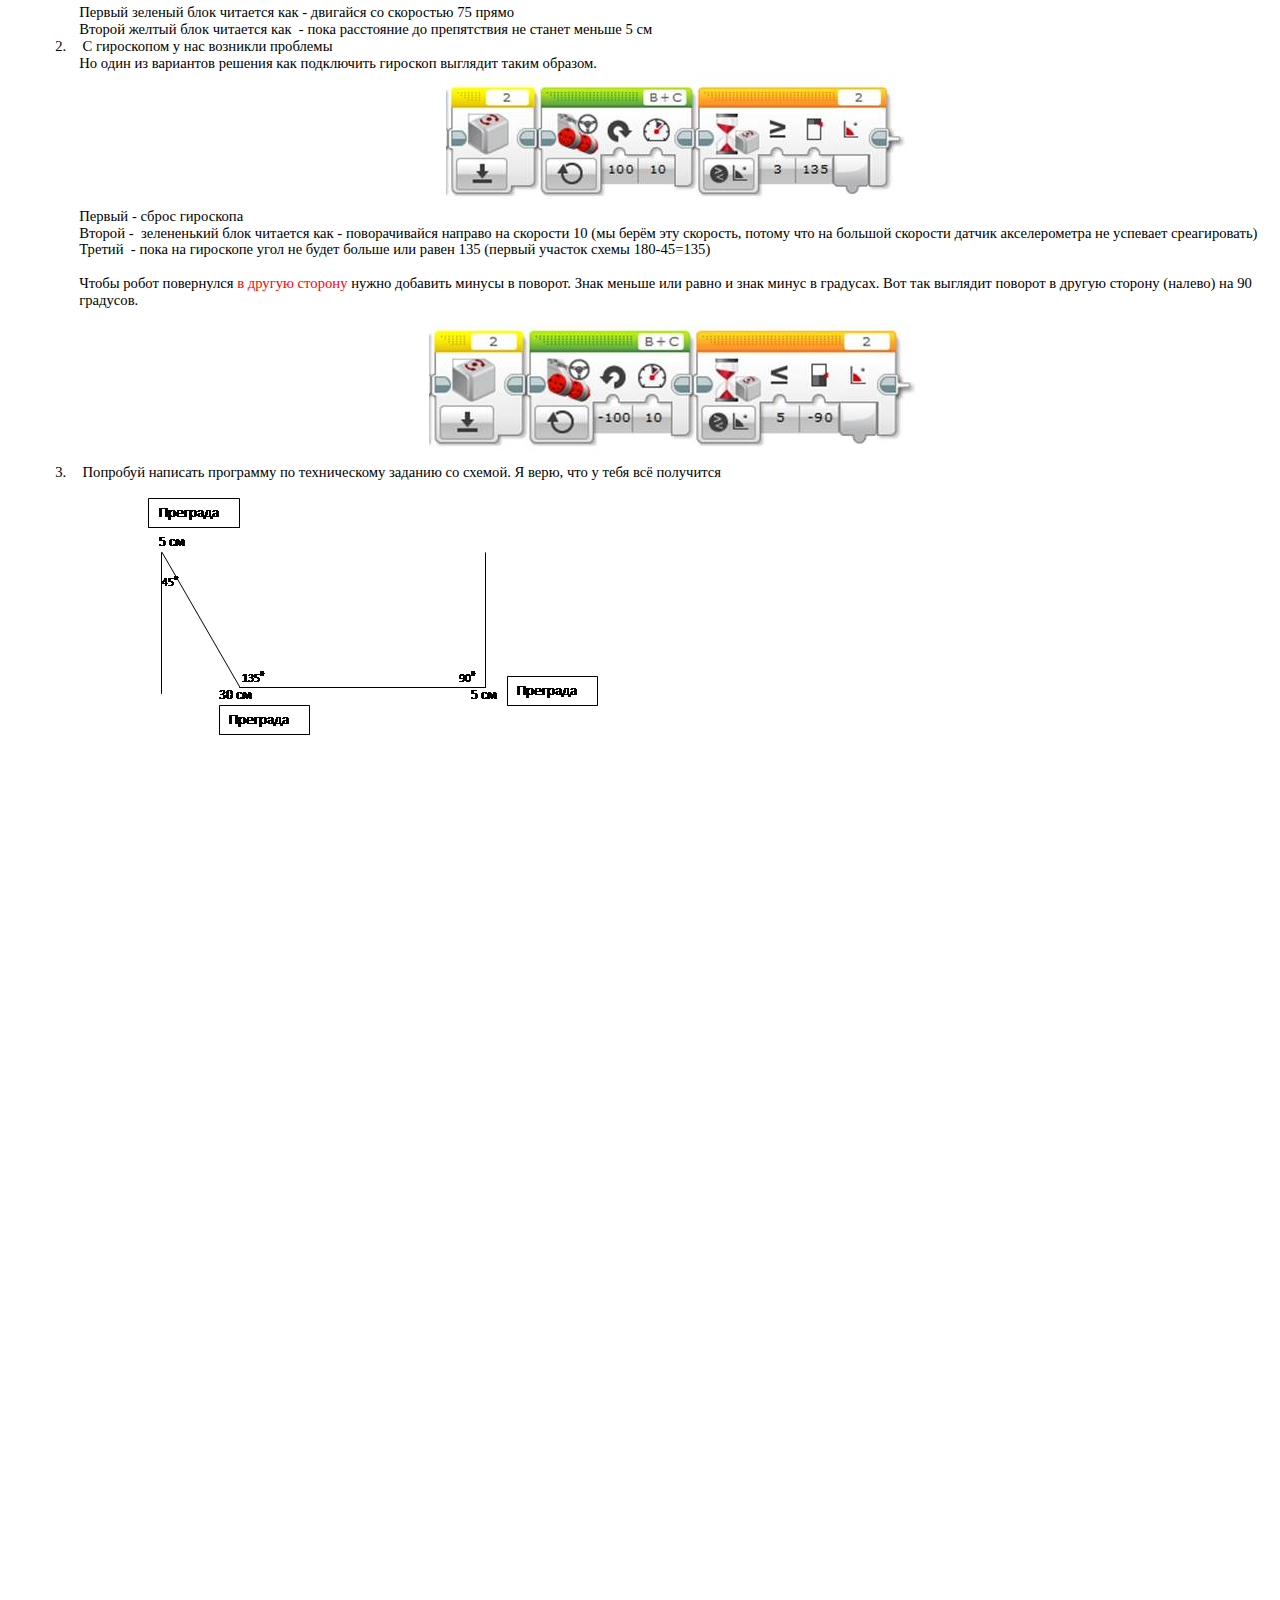
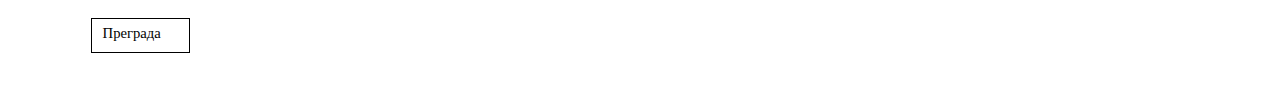
<file: lego/index-.htm>
<html>

<head>
<meta charset="windows-1251">
<meta name=Generator content="Microsoft Word 12 (filtered)">
<style>
<!--
 /* Font Definitions */
 @font-face
	{font-family:Wingdings;
	panose-1:5 0 0 0 0 0 0 0 0 0;}
@font-face
	{font-family:"Cambria Math";
	panose-1:2 4 5 3 5 4 6 3 2 4;}
@font-face
	{font-family:Calibri;
	panose-1:2 15 5 2 2 2 4 3 2 4;}
@font-face
	{font-family:Tahoma;
	panose-1:2 11 6 4 3 5 4 4 2 4;}
 /* Style Definitions */
 p.MsoNormal, li.MsoNormal, div.MsoNormal
	{margin-top:0cm;
	margin-right:0cm;
	margin-bottom:10.0pt;
	margin-left:0cm;
	line-height:115%;
	font-size:11.0pt;
	font-family:"Calibri","sans-serif";}
a:link, span.MsoHyperlink
	{color:blue;
	text-decoration:underline;}
a:visited, span.MsoHyperlinkFollowed
	{color:purple;
	text-decoration:underline;}
p.MsoAcetate, li.MsoAcetate, div.MsoAcetate
	{mso-style-link:"����� ������� ����";
	margin:0cm;
	margin-bottom:.0001pt;
	font-size:8.0pt;
	font-family:"Tahoma","sans-serif";}
p.MsoListParagraph, li.MsoListParagraph, div.MsoListParagraph
	{margin-top:0cm;
	margin-right:0cm;
	margin-bottom:10.0pt;
	margin-left:36.0pt;
	line-height:115%;
	font-size:11.0pt;
	font-family:"Calibri","sans-serif";}
p.MsoListParagraphCxSpFirst, li.MsoListParagraphCxSpFirst, div.MsoListParagraphCxSpFirst
	{margin-top:0cm;
	margin-right:0cm;
	margin-bottom:0cm;
	margin-left:36.0pt;
	margin-bottom:.0001pt;
	line-height:115%;
	font-size:11.0pt;
	font-family:"Calibri","sans-serif";}
p.MsoListParagraphCxSpMiddle, li.MsoListParagraphCxSpMiddle, div.MsoListParagraphCxSpMiddle
	{margin-top:0cm;
	margin-right:0cm;
	margin-bottom:0cm;
	margin-left:36.0pt;
	margin-bottom:.0001pt;
	line-height:115%;
	font-size:11.0pt;
	font-family:"Calibri","sans-serif";}
p.MsoListParagraphCxSpLast, li.MsoListParagraphCxSpLast, div.MsoListParagraphCxSpLast
	{margin-top:0cm;
	margin-right:0cm;
	margin-bottom:10.0pt;
	margin-left:36.0pt;
	line-height:115%;
	font-size:11.0pt;
	font-family:"Calibri","sans-serif";}
span.a
	{mso-style-name:"����� ������� ����";
	mso-style-link:"����� �������";
	font-family:"Tahoma","sans-serif";}
.MsoPapDefault
	{margin-bottom:10.0pt;
	line-height:115%;}
@page Section1
	{size:595.3pt 841.9pt;
	margin:2.0cm 42.5pt 2.0cm 3.0cm;}
div.Section1
	{page:Section1;}
 /* List Definitions */
 ol
	{margin-bottom:0cm;}
ul
	{margin-bottom:0cm;}
-->
</style>

</head>

<body lang=RU link=blue vlink=purple>

<div class=Section1>

<p class=MsoListParagraphCxSpFirst style='text-indent:-18.0pt'>1.<span
style='font:7.0pt "Times New Roman"'>&nbsp;&nbsp;&nbsp;&nbsp;&nbsp;&nbsp; </span>�������������
��������� ��� ����</p>

<p class=MsoListParagraphCxSpMiddle style='margin-left:54.0pt;text-indent:-18.0pt'>1.1<span
style='font:7.0pt "Times New Roman"'>&nbsp;&nbsp; </span>������� �� ���� <a
href="https://www.lego.com/ru-ru/mindstorms/learn-to-program?icmp=CORU38HomeREMindstormsLearnToProgram">https://www.lego.com/ru-ru/mindstorms/learn-to-program?icmp=CORU38HomeREMindstormsLearnToProgram</a>
</p>

<p class=MsoListParagraphCxSpMiddle style='margin-left:54.0pt;text-indent:-18.0pt'>1.2<span
style='font:7.0pt "Times New Roman"'>&nbsp;&nbsp; </span>���������</p>

<p class=MsoListParagraphCxSpMiddle style='margin-left:54.0pt'><img border=0
width=585 height=253 src="index.files/image001.jpg"></p>

<p class=MsoListParagraphCxSpMiddle style='margin-left:54.0pt'>�������
����������� ����������� (��/���)</p>

<p class=MsoListParagraphCxSpMiddle align=center style='margin-left:54.0pt;
text-align:center'><img border=0 width=585 height=288
src="index.files/image002.jpg"></p>

<p class=MsoListParagraphCxSpMiddle style='margin-left:54.0pt'>������� <span
lang=EN-US>Download for Windows</span></p>

<p class=MsoListParagraphCxSpMiddle style='text-indent:-18.0pt'>2.<span
style='font:7.0pt "Times New Roman"'>&nbsp;&nbsp;&nbsp;&nbsp;&nbsp;&nbsp; </span>��������
�������������� ����� ��� ��������. ��� ��������������� ��������<span
style='font-family:Wingdings'>L</span></p>

<p class=MsoListParagraphCxSpMiddle>2.1. ������� �� ���� <a
href="https://www.lego.com/ru-ru/mindstorms/downloads">https://www.lego.com/ru-ru/mindstorms/downloads</a>
</p>

<p class=MsoListParagraphCxSpMiddle><img border=0 width=572 height=292
id="������� 7" src="index.files/image003.jpg"></p>

<p class=MsoListParagraphCxSpMiddle>������ ��� �������: ��������������� ������
+ �������������� ������</p>

<p class=MsoListParagraphCxSpMiddle>2.2 �������� ����� �������� � ���������</p>

<p class=MsoListParagraphCxSpMiddle><span lang=EN-US>Tools</span>-&gt;<span
lang=EN-US>Block</span><span lang=EN-US> </span><span lang=EN-US>Import</span></p>

<p class=MsoListParagraphCxSpMiddle>2.3 ����������� ���� </p>

<p class=MsoListParagraphCxSpMiddle><img border=0 width=611 height=309
id="������� 10" src="index.files/image004.jpg"></p>

<p class=MsoListParagraphCxSpMiddle>���������� �����, ������� ������ ��� ������
� ��������� <span lang=EN-US>Import</span>�&gt;�������� ���� ������ ��������
������-&gt; �������� ������ ������ �������� ������.</p>

<p class=MsoListParagraphCxSpMiddle>� ����������� ���������.</p>

<p class=MsoListParagraphCxSpMiddle>&nbsp;</p>

<p class=MsoListParagraphCxSpLast>��������� ���������. ��������� ���������.
������ ��������� ���� ���������.</p>

<p class=MsoNormal style='text-indent:35.4pt'>��� ������� ������� <span
style='color:red'>��������� �������</span>:</p>

<p class=MsoListParagraphCxSpFirst style='margin-left:53.4pt;text-indent:-18.0pt'>1.<span
style='font:7.0pt "Times New Roman"'>&nbsp;&nbsp;&nbsp;&nbsp;&nbsp;&nbsp; </span>����
����� ����� ��� ���������� �������������� ������.� ��� �� ��������� ��
���������� �������.</p>

<p class=MsoListParagraphCxSpMiddle align=center style='margin-left:53.4pt;
text-align:center'><img border=0 width=269 height=141 id="������� 13"
src="index.files/image005.jpg"></p>

<p class=MsoListParagraphCxSpMiddle style='margin-left:53.4pt'>������ �������
���� �������� ��� - �������� �� ��������� 75 �����</p>

<p class=MsoListParagraphCxSpMiddle style='margin-left:53.4pt'>������ ������
���� �������� ��� �- ���� ���������� �� ����������� �� ������ ������ 5 ��</p>

<p class=MsoListParagraphCxSpMiddle style='margin-left:53.4pt;text-indent:-18.0pt'>2.<span
style='font:7.0pt "Times New Roman"'>&nbsp;&nbsp;&nbsp;&nbsp;&nbsp;&nbsp; </span>�
���������� � ��� �������� ��������</p>

<p class=MsoListParagraphCxSpMiddle style='margin-left:53.4pt'>�� ���� ��
��������� ������� ��� ���������� �������� �������� ����� �������. </p>

<p class=MsoListParagraphCxSpMiddle align=center style='margin-left:53.4pt;
text-align:center'><img border=0 width=460 height=136 id="������� 1"
src="index.files/image006.jpg"></p>

<p class=MsoListParagraphCxSpMiddle style='margin-left:53.4pt'>������ - �����
���������</p>

<p class=MsoListParagraphCxSpMiddle style='margin-left:53.4pt'>������ - ������������
���� �������� ��� - ������������� ������� �� �������� 10 (�� ���� ���
��������, ������ ��� �� ������� �������� ������ ������������� �� ��������
������������)</p>

<p class=MsoListParagraphCxSpMiddle style='margin-left:53.4pt'>������ �- ����
�� ��������� ���� �� ����� ������ ��� ����� 135 (������ ������� �����
180-45=135)</p>

<p class=MsoListParagraphCxSpMiddle style='margin-left:53.4pt'>&nbsp;</p>

<p class=MsoListParagraphCxSpMiddle style='margin-left:53.4pt'>����� �����
���������� <span style='color:red'>� ������ �������</span> ����� ��������
������ � �������. ���� ������ ��� ����� � ���� ����� � ��������. ��� ��� ��������
������� � ������ ������� (������) �� 90 ��������.</p>

<p class=MsoListParagraphCxSpMiddle align=center style='margin-left:53.4pt;
text-align:center'><img border=0 width=493 height=155 id="������� 4"
src="index.files/image007.jpg"></p>

<p class=MsoListParagraphCxSpMiddle style='margin-left:53.4pt;text-indent:-18.0pt'>3.<span
style='font:7.0pt "Times New Roman"'>&nbsp;&nbsp;&nbsp;&nbsp;&nbsp;&nbsp; </span>��������
�������� ��������� �� ������������ ������� �� ������. � ����, ��� � ���� ��
���������</p>

<p class=MsoListParagraphCxSpLast style='margin-left:53.4pt'>

<table cellpadding=0 cellspacing=0 align=left>
 <tr>
  <td width=67 height=14></td>
 </tr>
 <tr>
  <td></td>
  <td><img width=455 height=242 src="index.files/image008.png"></td>
 </tr>
</table>

 &nbsp;</p>

<p class=MsoNormal style='margin-left:18.0pt;text-indent:35.4pt'>&nbsp;</p>

<p class=MsoNormal>&nbsp;</p>

<br clear=ALL>

<p class=MsoNormal>��������������������������������������������������������������������������������������������������������������������������������������������������������� </p>

<p class=MsoNormal>&nbsp;</p>

<p class=MsoNormal>

<table cellpadding=0 cellspacing=0 align=left>
 <tr>
  <td width=83 height=821></td>
 </tr>
 <tr>
  <td></td>
  <td width=97 height=35 bgcolor=white style='border:.75pt solid black;
  vertical-align:top;background:white'><span style='position:absolute;
  z-index:1'>
  <table cellpadding=0 cellspacing=0 width="100%">
   <tr>
    <td>
    <div style='padding:4.35pt 7.95pt 4.35pt 7.95pt'>
    <p class=MsoNormal>��������</p>
    <p class=MsoNormal>&nbsp;</p>
    </div>
    </td>
   </tr>
  </table>
  </span>&nbsp;</td>
 </tr>
</table>

 &nbsp;</p>

</div>

</body>

</html>
</file>
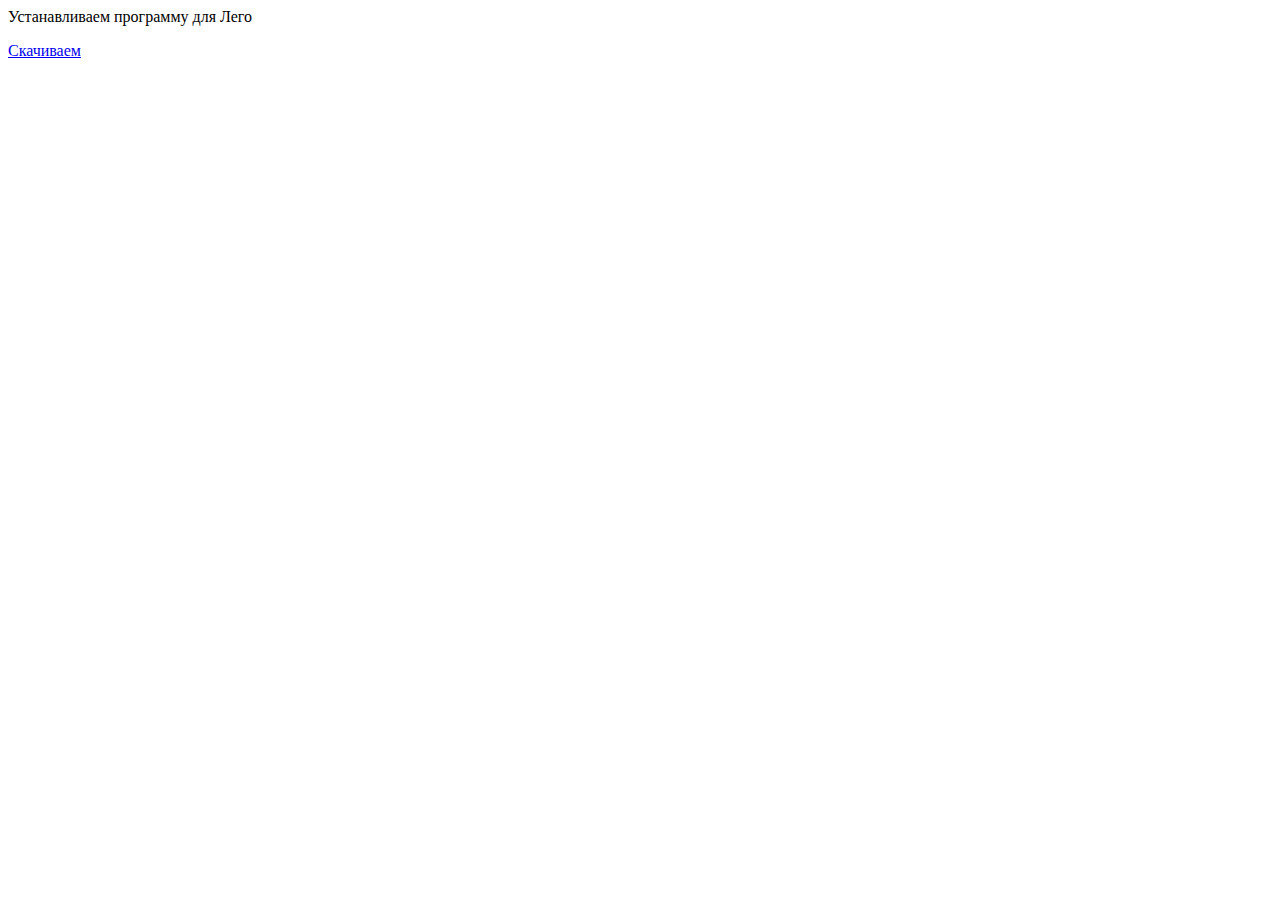
<file: lego/index1.html>
<html>
	<head>
		
	</head>
	<body>
		<p>Устанавливаем программу для Лего</p>
		<a href="https://www.lego.com/ru-ru/mindstorms/learn-to-program?icmp=CORU38HomeREMindstormsLearnToProgram">Cкачиваем</a>
		<p></p>
	</body>
</html>
</file>
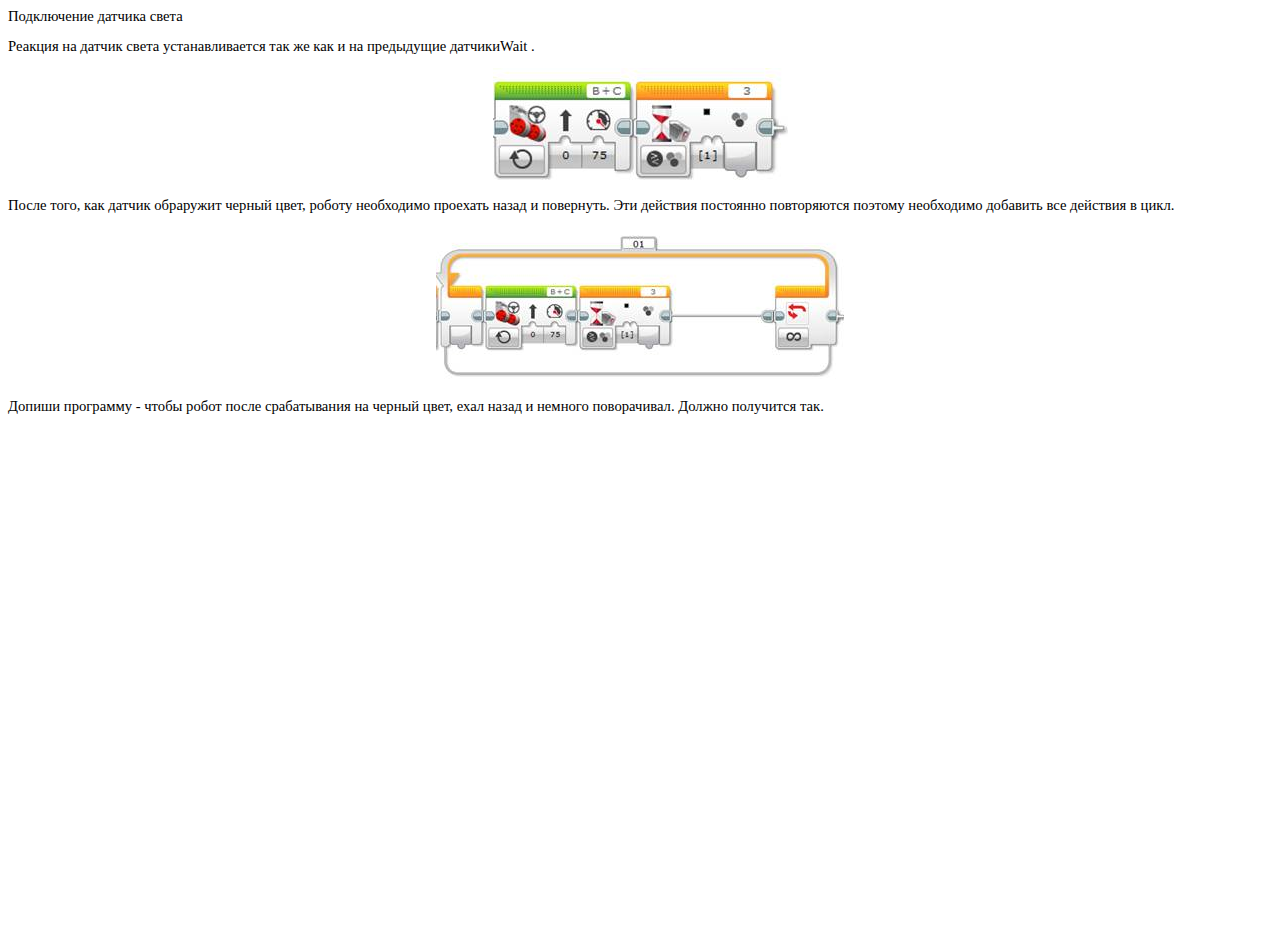
<file: lego/index2.htm>
<html xmlns:v="urn:schemas-microsoft-com:vml"
xmlns:o="urn:schemas-microsoft-com:office:office"
xmlns:w="urn:schemas-microsoft-com:office:word"
xmlns:m="http://schemas.microsoft.com/office/2004/12/omml"
xmlns="http://www.w3.org/TR/REC-html40">

<head>
<meta charset="utf8">
<meta name=ProgId content=Word.Document>
<meta name=Generator content="Microsoft Word 12">
<meta name=Originator content="Microsoft Word 12">
<link rel=File-List href="index2.files/filelist.xml">
<link rel=Edit-Time-Data href="index2.files/editdata.mso">
<!--[if !mso]>
<style>
v\:* {behavior:url(#default#VML);}
o\:* {behavior:url(#default#VML);}
w\:* {behavior:url(#default#VML);}
.shape {behavior:url(#default#VML);}
</style>
<![endif]--><!--[if gte mso 9]><xml>
 <o:DocumentProperties>
  <o:Author>???</o:Author>
  <o:LastAuthor>???</o:LastAuthor>
  <o:Revision>2</o:Revision>
  <o:TotalTime>13</o:TotalTime>
  <o:Created>2017-10-21T14:12:00Z</o:Created>
  <o:LastSaved>2017-10-21T14:12:00Z</o:LastSaved>
  <o:Pages>1</o:Pages>
  <o:Words>51</o:Words>
  <o:Characters>295</o:Characters>
  <o:Company>Microsoft</o:Company>
  <o:Lines>2</o:Lines>
  <o:Paragraphs>1</o:Paragraphs>
  <o:CharactersWithSpaces>345</o:CharactersWithSpaces>
  <o:Version>12.00</o:Version>
 </o:DocumentProperties>
</xml><![endif]-->
<link rel=themeData href="index2.files/themedata.thmx">
<link rel=colorSchemeMapping href="index2.files/colorschememapping.xml">
<!--[if gte mso 9]><xml>
 <w:WordDocument>
  <w:TrackMoves>false</w:TrackMoves>
  <w:TrackFormatting/>
  <w:PunctuationKerning/>
  <w:ValidateAgainstSchemas/>
  <w:SaveIfXMLInvalid>false</w:SaveIfXMLInvalid>
  <w:IgnoreMixedContent>false</w:IgnoreMixedContent>
  <w:AlwaysShowPlaceholderText>false</w:AlwaysShowPlaceholderText>
  <w:DoNotPromoteQF/>
  <w:LidThemeOther>RU</w:LidThemeOther>
  <w:LidThemeAsian>X-NONE</w:LidThemeAsian>
  <w:LidThemeComplexScript>X-NONE</w:LidThemeComplexScript>
  <w:Compatibility>
   <w:BreakWrappedTables/>
   <w:SnapToGridInCell/>
   <w:WrapTextWithPunct/>
   <w:UseAsianBreakRules/>
   <w:DontGrowAutofit/>
   <w:SplitPgBreakAndParaMark/>
   <w:DontVertAlignCellWithSp/>
   <w:DontBreakConstrainedForcedTables/>
   <w:DontVertAlignInTxbx/>
   <w:Word11KerningPairs/>
   <w:CachedColBalance/>
  </w:Compatibility>
  <m:mathPr>
   <m:mathFont m:val="Cambria Math"/>
   <m:brkBin m:val="before"/>
   <m:brkBinSub m:val="--"/>
   <m:smallFrac m:val="off"/>
   <m:dispDef/>
   <m:lMargin m:val="0"/>
   <m:rMargin m:val="0"/>
   <m:defJc m:val="centerGroup"/>
   <m:wrapIndent m:val="1440"/>
   <m:intLim m:val="subSup"/>
   <m:naryLim m:val="undOvr"/>
  </m:mathPr></w:WordDocument>
</xml><![endif]--><!--[if gte mso 9]><xml>
 <w:LatentStyles DefLockedState="false" DefUnhideWhenUsed="true"
  DefSemiHidden="true" DefQFormat="false" DefPriority="99"
  LatentStyleCount="267">
  <w:LsdException Locked="false" Priority="0" SemiHidden="false"
   UnhideWhenUsed="false" QFormat="true" Name="Normal"/>
  <w:LsdException Locked="false" Priority="9" SemiHidden="false"
   UnhideWhenUsed="false" QFormat="true" Name="heading 1"/>
  <w:LsdException Locked="false" Priority="9" QFormat="true" Name="heading 2"/>
  <w:LsdException Locked="false" Priority="9" QFormat="true" Name="heading 3"/>
  <w:LsdException Locked="false" Priority="9" QFormat="true" Name="heading 4"/>
  <w:LsdException Locked="false" Priority="9" QFormat="true" Name="heading 5"/>
  <w:LsdException Locked="false" Priority="9" QFormat="true" Name="heading 6"/>
  <w:LsdException Locked="false" Priority="9" QFormat="true" Name="heading 7"/>
  <w:LsdException Locked="false" Priority="9" QFormat="true" Name="heading 8"/>
  <w:LsdException Locked="false" Priority="9" QFormat="true" Name="heading 9"/>
  <w:LsdException Locked="false" Priority="39" Name="toc 1"/>
  <w:LsdException Locked="false" Priority="39" Name="toc 2"/>
  <w:LsdException Locked="false" Priority="39" Name="toc 3"/>
  <w:LsdException Locked="false" Priority="39" Name="toc 4"/>
  <w:LsdException Locked="false" Priority="39" Name="toc 5"/>
  <w:LsdException Locked="false" Priority="39" Name="toc 6"/>
  <w:LsdException Locked="false" Priority="39" Name="toc 7"/>
  <w:LsdException Locked="false" Priority="39" Name="toc 8"/>
  <w:LsdException Locked="false" Priority="39" Name="toc 9"/>
  <w:LsdException Locked="false" Priority="35" QFormat="true" Name="caption"/>
  <w:LsdException Locked="false" Priority="10" SemiHidden="false"
   UnhideWhenUsed="false" QFormat="true" Name="Title"/>
  <w:LsdException Locked="false" Priority="1" Name="Default Paragraph Font"/>
  <w:LsdException Locked="false" Priority="11" SemiHidden="false"
   UnhideWhenUsed="false" QFormat="true" Name="Subtitle"/>
  <w:LsdException Locked="false" Priority="22" SemiHidden="false"
   UnhideWhenUsed="false" QFormat="true" Name="Strong"/>
  <w:LsdException Locked="false" Priority="20" SemiHidden="false"
   UnhideWhenUsed="false" QFormat="true" Name="Emphasis"/>
  <w:LsdException Locked="false" Priority="59" SemiHidden="false"
   UnhideWhenUsed="false" Name="Table Grid"/>
  <w:LsdException Locked="false" UnhideWhenUsed="false" Name="Placeholder Text"/>
  <w:LsdException Locked="false" Priority="1" SemiHidden="false"
   UnhideWhenUsed="false" QFormat="true" Name="No Spacing"/>
  <w:LsdException Locked="false" Priority="60" SemiHidden="false"
   UnhideWhenUsed="false" Name="Light Shading"/>
  <w:LsdException Locked="false" Priority="61" SemiHidden="false"
   UnhideWhenUsed="false" Name="Light List"/>
  <w:LsdException Locked="false" Priority="62" SemiHidden="false"
   UnhideWhenUsed="false" Name="Light Grid"/>
  <w:LsdException Locked="false" Priority="63" SemiHidden="false"
   UnhideWhenUsed="false" Name="Medium Shading 1"/>
  <w:LsdException Locked="false" Priority="64" SemiHidden="false"
   UnhideWhenUsed="false" Name="Medium Shading 2"/>
  <w:LsdException Locked="false" Priority="65" SemiHidden="false"
   UnhideWhenUsed="false" Name="Medium List 1"/>
  <w:LsdException Locked="false" Priority="66" SemiHidden="false"
   UnhideWhenUsed="false" Name="Medium List 2"/>
  <w:LsdException Locked="false" Priority="67" SemiHidden="false"
   UnhideWhenUsed="false" Name="Medium Grid 1"/>
  <w:LsdException Locked="false" Priority="68" SemiHidden="false"
   UnhideWhenUsed="false" Name="Medium Grid 2"/>
  <w:LsdException Locked="false" Priority="69" SemiHidden="false"
   UnhideWhenUsed="false" Name="Medium Grid 3"/>
  <w:LsdException Locked="false" Priority="70" SemiHidden="false"
   UnhideWhenUsed="false" Name="Dark List"/>
  <w:LsdException Locked="false" Priority="71" SemiHidden="false"
   UnhideWhenUsed="false" Name="Colorful Shading"/>
  <w:LsdException Locked="false" Priority="72" SemiHidden="false"
   UnhideWhenUsed="false" Name="Colorful List"/>
  <w:LsdException Locked="false" Priority="73" SemiHidden="false"
   UnhideWhenUsed="false" Name="Colorful Grid"/>
  <w:LsdException Locked="false" Priority="60" SemiHidden="false"
   UnhideWhenUsed="false" Name="Light Shading Accent 1"/>
  <w:LsdException Locked="false" Priority="61" SemiHidden="false"
   UnhideWhenUsed="false" Name="Light List Accent 1"/>
  <w:LsdException Locked="false" Priority="62" SemiHidden="false"
   UnhideWhenUsed="false" Name="Light Grid Accent 1"/>
  <w:LsdException Locked="false" Priority="63" SemiHidden="false"
   UnhideWhenUsed="false" Name="Medium Shading 1 Accent 1"/>
  <w:LsdException Locked="false" Priority="64" SemiHidden="false"
   UnhideWhenUsed="false" Name="Medium Shading 2 Accent 1"/>
  <w:LsdException Locked="false" Priority="65" SemiHidden="false"
   UnhideWhenUsed="false" Name="Medium List 1 Accent 1"/>
  <w:LsdException Locked="false" UnhideWhenUsed="false" Name="Revision"/>
  <w:LsdException Locked="false" Priority="34" SemiHidden="false"
   UnhideWhenUsed="false" QFormat="true" Name="List Paragraph"/>
  <w:LsdException Locked="false" Priority="29" SemiHidden="false"
   UnhideWhenUsed="false" QFormat="true" Name="Quote"/>
  <w:LsdException Locked="false" Priority="30" SemiHidden="false"
   UnhideWhenUsed="false" QFormat="true" Name="Intense Quote"/>
  <w:LsdException Locked="false" Priority="66" SemiHidden="false"
   UnhideWhenUsed="false" Name="Medium List 2 Accent 1"/>
  <w:LsdException Locked="false" Priority="67" SemiHidden="false"
   UnhideWhenUsed="false" Name="Medium Grid 1 Accent 1"/>
  <w:LsdException Locked="false" Priority="68" SemiHidden="false"
   UnhideWhenUsed="false" Name="Medium Grid 2 Accent 1"/>
  <w:LsdException Locked="false" Priority="69" SemiHidden="false"
   UnhideWhenUsed="false" Name="Medium Grid 3 Accent 1"/>
  <w:LsdException Locked="false" Priority="70" SemiHidden="false"
   UnhideWhenUsed="false" Name="Dark List Accent 1"/>
  <w:LsdException Locked="false" Priority="71" SemiHidden="false"
   UnhideWhenUsed="false" Name="Colorful Shading Accent 1"/>
  <w:LsdException Locked="false" Priority="72" SemiHidden="false"
   UnhideWhenUsed="false" Name="Colorful List Accent 1"/>
  <w:LsdException Locked="false" Priority="73" SemiHidden="false"
   UnhideWhenUsed="false" Name="Colorful Grid Accent 1"/>
  <w:LsdException Locked="false" Priority="60" SemiHidden="false"
   UnhideWhenUsed="false" Name="Light Shading Accent 2"/>
  <w:LsdException Locked="false" Priority="61" SemiHidden="false"
   UnhideWhenUsed="false" Name="Light List Accent 2"/>
  <w:LsdException Locked="false" Priority="62" SemiHidden="false"
   UnhideWhenUsed="false" Name="Light Grid Accent 2"/>
  <w:LsdException Locked="false" Priority="63" SemiHidden="false"
   UnhideWhenUsed="false" Name="Medium Shading 1 Accent 2"/>
  <w:LsdException Locked="false" Priority="64" SemiHidden="false"
   UnhideWhenUsed="false" Name="Medium Shading 2 Accent 2"/>
  <w:LsdException Locked="false" Priority="65" SemiHidden="false"
   UnhideWhenUsed="false" Name="Medium List 1 Accent 2"/>
  <w:LsdException Locked="false" Priority="66" SemiHidden="false"
   UnhideWhenUsed="false" Name="Medium List 2 Accent 2"/>
  <w:LsdException Locked="false" Priority="67" SemiHidden="false"
   UnhideWhenUsed="false" Name="Medium Grid 1 Accent 2"/>
  <w:LsdException Locked="false" Priority="68" SemiHidden="false"
   UnhideWhenUsed="false" Name="Medium Grid 2 Accent 2"/>
  <w:LsdException Locked="false" Priority="69" SemiHidden="false"
   UnhideWhenUsed="false" Name="Medium Grid 3 Accent 2"/>
  <w:LsdException Locked="false" Priority="70" SemiHidden="false"
   UnhideWhenUsed="false" Name="Dark List Accent 2"/>
  <w:LsdException Locked="false" Priority="71" SemiHidden="false"
   UnhideWhenUsed="false" Name="Colorful Shading Accent 2"/>
  <w:LsdException Locked="false" Priority="72" SemiHidden="false"
   UnhideWhenUsed="false" Name="Colorful List Accent 2"/>
  <w:LsdException Locked="false" Priority="73" SemiHidden="false"
   UnhideWhenUsed="false" Name="Colorful Grid Accent 2"/>
  <w:LsdException Locked="false" Priority="60" SemiHidden="false"
   UnhideWhenUsed="false" Name="Light Shading Accent 3"/>
  <w:LsdException Locked="false" Priority="61" SemiHidden="false"
   UnhideWhenUsed="false" Name="Light List Accent 3"/>
  <w:LsdException Locked="false" Priority="62" SemiHidden="false"
   UnhideWhenUsed="false" Name="Light Grid Accent 3"/>
  <w:LsdException Locked="false" Priority="63" SemiHidden="false"
   UnhideWhenUsed="false" Name="Medium Shading 1 Accent 3"/>
  <w:LsdException Locked="false" Priority="64" SemiHidden="false"
   UnhideWhenUsed="false" Name="Medium Shading 2 Accent 3"/>
  <w:LsdException Locked="false" Priority="65" SemiHidden="false"
   UnhideWhenUsed="false" Name="Medium List 1 Accent 3"/>
  <w:LsdException Locked="false" Priority="66" SemiHidden="false"
   UnhideWhenUsed="false" Name="Medium List 2 Accent 3"/>
  <w:LsdException Locked="false" Priority="67" SemiHidden="false"
   UnhideWhenUsed="false" Name="Medium Grid 1 Accent 3"/>
  <w:LsdException Locked="false" Priority="68" SemiHidden="false"
   UnhideWhenUsed="false" Name="Medium Grid 2 Accent 3"/>
  <w:LsdException Locked="false" Priority="69" SemiHidden="false"
   UnhideWhenUsed="false" Name="Medium Grid 3 Accent 3"/>
  <w:LsdException Locked="false" Priority="70" SemiHidden="false"
   UnhideWhenUsed="false" Name="Dark List Accent 3"/>
  <w:LsdException Locked="false" Priority="71" SemiHidden="false"
   UnhideWhenUsed="false" Name="Colorful Shading Accent 3"/>
  <w:LsdException Locked="false" Priority="72" SemiHidden="false"
   UnhideWhenUsed="false" Name="Colorful List Accent 3"/>
  <w:LsdException Locked="false" Priority="73" SemiHidden="false"
   UnhideWhenUsed="false" Name="Colorful Grid Accent 3"/>
  <w:LsdException Locked="false" Priority="60" SemiHidden="false"
   UnhideWhenUsed="false" Name="Light Shading Accent 4"/>
  <w:LsdException Locked="false" Priority="61" SemiHidden="false"
   UnhideWhenUsed="false" Name="Light List Accent 4"/>
  <w:LsdException Locked="false" Priority="62" SemiHidden="false"
   UnhideWhenUsed="false" Name="Light Grid Accent 4"/>
  <w:LsdException Locked="false" Priority="63" SemiHidden="false"
   UnhideWhenUsed="false" Name="Medium Shading 1 Accent 4"/>
  <w:LsdException Locked="false" Priority="64" SemiHidden="false"
   UnhideWhenUsed="false" Name="Medium Shading 2 Accent 4"/>
  <w:LsdException Locked="false" Priority="65" SemiHidden="false"
   UnhideWhenUsed="false" Name="Medium List 1 Accent 4"/>
  <w:LsdException Locked="false" Priority="66" SemiHidden="false"
   UnhideWhenUsed="false" Name="Medium List 2 Accent 4"/>
  <w:LsdException Locked="false" Priority="67" SemiHidden="false"
   UnhideWhenUsed="false" Name="Medium Grid 1 Accent 4"/>
  <w:LsdException Locked="false" Priority="68" SemiHidden="false"
   UnhideWhenUsed="false" Name="Medium Grid 2 Accent 4"/>
  <w:LsdException Locked="false" Priority="69" SemiHidden="false"
   UnhideWhenUsed="false" Name="Medium Grid 3 Accent 4"/>
  <w:LsdException Locked="false" Priority="70" SemiHidden="false"
   UnhideWhenUsed="false" Name="Dark List Accent 4"/>
  <w:LsdException Locked="false" Priority="71" SemiHidden="false"
   UnhideWhenUsed="false" Name="Colorful Shading Accent 4"/>
  <w:LsdException Locked="false" Priority="72" SemiHidden="false"
   UnhideWhenUsed="false" Name="Colorful List Accent 4"/>
  <w:LsdException Locked="false" Priority="73" SemiHidden="false"
   UnhideWhenUsed="false" Name="Colorful Grid Accent 4"/>
  <w:LsdException Locked="false" Priority="60" SemiHidden="false"
   UnhideWhenUsed="false" Name="Light Shading Accent 5"/>
  <w:LsdException Locked="false" Priority="61" SemiHidden="false"
   UnhideWhenUsed="false" Name="Light List Accent 5"/>
  <w:LsdException Locked="false" Priority="62" SemiHidden="false"
   UnhideWhenUsed="false" Name="Light Grid Accent 5"/>
  <w:LsdException Locked="false" Priority="63" SemiHidden="false"
   UnhideWhenUsed="false" Name="Medium Shading 1 Accent 5"/>
  <w:LsdException Locked="false" Priority="64" SemiHidden="false"
   UnhideWhenUsed="false" Name="Medium Shading 2 Accent 5"/>
  <w:LsdException Locked="false" Priority="65" SemiHidden="false"
   UnhideWhenUsed="false" Name="Medium List 1 Accent 5"/>
  <w:LsdException Locked="false" Priority="66" SemiHidden="false"
   UnhideWhenUsed="false" Name="Medium List 2 Accent 5"/>
  <w:LsdException Locked="false" Priority="67" SemiHidden="false"
   UnhideWhenUsed="false" Name="Medium Grid 1 Accent 5"/>
  <w:LsdException Locked="false" Priority="68" SemiHidden="false"
   UnhideWhenUsed="false" Name="Medium Grid 2 Accent 5"/>
  <w:LsdException Locked="false" Priority="69" SemiHidden="false"
   UnhideWhenUsed="false" Name="Medium Grid 3 Accent 5"/>
  <w:LsdException Locked="false" Priority="70" SemiHidden="false"
   UnhideWhenUsed="false" Name="Dark List Accent 5"/>
  <w:LsdException Locked="false" Priority="71" SemiHidden="false"
   UnhideWhenUsed="false" Name="Colorful Shading Accent 5"/>
  <w:LsdException Locked="false" Priority="72" SemiHidden="false"
   UnhideWhenUsed="false" Name="Colorful List Accent 5"/>
  <w:LsdException Locked="false" Priority="73" SemiHidden="false"
   UnhideWhenUsed="false" Name="Colorful Grid Accent 5"/>
  <w:LsdException Locked="false" Priority="60" SemiHidden="false"
   UnhideWhenUsed="false" Name="Light Shading Accent 6"/>
  <w:LsdException Locked="false" Priority="61" SemiHidden="false"
   UnhideWhenUsed="false" Name="Light List Accent 6"/>
  <w:LsdException Locked="false" Priority="62" SemiHidden="false"
   UnhideWhenUsed="false" Name="Light Grid Accent 6"/>
  <w:LsdException Locked="false" Priority="63" SemiHidden="false"
   UnhideWhenUsed="false" Name="Medium Shading 1 Accent 6"/>
  <w:LsdException Locked="false" Priority="64" SemiHidden="false"
   UnhideWhenUsed="false" Name="Medium Shading 2 Accent 6"/>
  <w:LsdException Locked="false" Priority="65" SemiHidden="false"
   UnhideWhenUsed="false" Name="Medium List 1 Accent 6"/>
  <w:LsdException Locked="false" Priority="66" SemiHidden="false"
   UnhideWhenUsed="false" Name="Medium List 2 Accent 6"/>
  <w:LsdException Locked="false" Priority="67" SemiHidden="false"
   UnhideWhenUsed="false" Name="Medium Grid 1 Accent 6"/>
  <w:LsdException Locked="false" Priority="68" SemiHidden="false"
   UnhideWhenUsed="false" Name="Medium Grid 2 Accent 6"/>
  <w:LsdException Locked="false" Priority="69" SemiHidden="false"
   UnhideWhenUsed="false" Name="Medium Grid 3 Accent 6"/>
  <w:LsdException Locked="false" Priority="70" SemiHidden="false"
   UnhideWhenUsed="false" Name="Dark List Accent 6"/>
  <w:LsdException Locked="false" Priority="71" SemiHidden="false"
   UnhideWhenUsed="false" Name="Colorful Shading Accent 6"/>
  <w:LsdException Locked="false" Priority="72" SemiHidden="false"
   UnhideWhenUsed="false" Name="Colorful List Accent 6"/>
  <w:LsdException Locked="false" Priority="73" SemiHidden="false"
   UnhideWhenUsed="false" Name="Colorful Grid Accent 6"/>
  <w:LsdException Locked="false" Priority="19" SemiHidden="false"
   UnhideWhenUsed="false" QFormat="true" Name="Subtle Emphasis"/>
  <w:LsdException Locked="false" Priority="21" SemiHidden="false"
   UnhideWhenUsed="false" QFormat="true" Name="Intense Emphasis"/>
  <w:LsdException Locked="false" Priority="31" SemiHidden="false"
   UnhideWhenUsed="false" QFormat="true" Name="Subtle Reference"/>
  <w:LsdException Locked="false" Priority="32" SemiHidden="false"
   UnhideWhenUsed="false" QFormat="true" Name="Intense Reference"/>
  <w:LsdException Locked="false" Priority="33" SemiHidden="false"
   UnhideWhenUsed="false" QFormat="true" Name="Book Title"/>
  <w:LsdException Locked="false" Priority="37" Name="Bibliography"/>
  <w:LsdException Locked="false" Priority="39" QFormat="true" Name="TOC Heading"/>
 </w:LatentStyles>
</xml><![endif]-->
<style>
<!--
 /* Font Definitions */
 @font-face
	{font-family:"Cambria Math";
	panose-1:2 4 5 3 5 4 6 3 2 4;
	mso-font-charset:204;
	mso-generic-font-family:roman;
	mso-font-pitch:variable;
	mso-font-signature:-536870145 1107305727 0 0 415 0;}
@font-face
	{font-family:Calibri;
	panose-1:2 15 5 2 2 2 4 3 2 4;
	mso-font-charset:204;
	mso-generic-font-family:swiss;
	mso-font-pitch:variable;
	mso-font-signature:-520092929 1073786111 9 0 415 0;}
@font-face
	{font-family:Tahoma;
	panose-1:2 11 6 4 3 5 4 4 2 4;
	mso-font-charset:204;
	mso-generic-font-family:swiss;
	mso-font-pitch:variable;
	mso-font-signature:-520081665 -1073717157 41 0 66047 0;}
 /* Style Definitions */
 p.MsoNormal, li.MsoNormal, div.MsoNormal
	{mso-style-unhide:no;
	mso-style-qformat:yes;
	mso-style-parent:"";
	margin-top:0cm;
	margin-right:0cm;
	margin-bottom:10.0pt;
	margin-left:0cm;
	line-height:115%;
	mso-pagination:widow-orphan;
	font-size:11.0pt;
	font-family:"Calibri","sans-serif";
	mso-ascii-font-family:Calibri;
	mso-ascii-theme-font:minor-latin;
	mso-fareast-font-family:Calibri;
	mso-fareast-theme-font:minor-latin;
	mso-hansi-font-family:Calibri;
	mso-hansi-theme-font:minor-latin;
	mso-bidi-font-family:"Times New Roman";
	mso-bidi-theme-font:minor-bidi;
	mso-fareast-language:EN-US;}
p.MsoAcetate, li.MsoAcetate, div.MsoAcetate
	{mso-style-noshow:yes;
	mso-style-priority:99;
	mso-style-link:"?????????";
	margin:0cm;
	margin-bottom:.0001pt;
	mso-pagination:widow-orphan;
	font-size:8.0pt;
	font-family:"Tahoma","sans-serif";
	mso-fareast-font-family:Calibri;
	mso-fareast-theme-font:minor-latin;
	mso-fareast-language:EN-US;}
p.MsoListParagraph, li.MsoListParagraph, div.MsoListParagraph
	{mso-style-priority:34;
	mso-style-unhide:no;
	mso-style-qformat:yes;
	margin-top:0cm;
	margin-right:0cm;
	margin-bottom:10.0pt;
	margin-left:36.0pt;
	mso-add-space:auto;
	line-height:115%;
	mso-pagination:widow-orphan;
	font-size:11.0pt;
	font-family:"Calibri","sans-serif";
	mso-ascii-font-family:Calibri;
	mso-ascii-theme-font:minor-latin;
	mso-fareast-font-family:Calibri;
	mso-fareast-theme-font:minor-latin;
	mso-hansi-font-family:Calibri;
	mso-hansi-theme-font:minor-latin;
	mso-bidi-font-family:"Times New Roman";
	mso-bidi-theme-font:minor-bidi;
	mso-fareast-language:EN-US;}
p.MsoListParagraphCxSpFirst, li.MsoListParagraphCxSpFirst, div.MsoListParagraphCxSpFirst
	{mso-style-priority:34;
	mso-style-unhide:no;
	mso-style-qformat:yes;
	mso-style-type:export-only;
	margin-top:0cm;
	margin-right:0cm;
	margin-bottom:0cm;
	margin-left:36.0pt;
	margin-bottom:.0001pt;
	mso-add-space:auto;
	line-height:115%;
	mso-pagination:widow-orphan;
	font-size:11.0pt;
	font-family:"Calibri","sans-serif";
	mso-ascii-font-family:Calibri;
	mso-ascii-theme-font:minor-latin;
	mso-fareast-font-family:Calibri;
	mso-fareast-theme-font:minor-latin;
	mso-hansi-font-family:Calibri;
	mso-hansi-theme-font:minor-latin;
	mso-bidi-font-family:"Times New Roman";
	mso-bidi-theme-font:minor-bidi;
	mso-fareast-language:EN-US;}
p.MsoListParagraphCxSpMiddle, li.MsoListParagraphCxSpMiddle, div.MsoListParagraphCxSpMiddle
	{mso-style-priority:34;
	mso-style-unhide:no;
	mso-style-qformat:yes;
	mso-style-type:export-only;
	margin-top:0cm;
	margin-right:0cm;
	margin-bottom:0cm;
	margin-left:36.0pt;
	margin-bottom:.0001pt;
	mso-add-space:auto;
	line-height:115%;
	mso-pagination:widow-orphan;
	font-size:11.0pt;
	font-family:"Calibri","sans-serif";
	mso-ascii-font-family:Calibri;
	mso-ascii-theme-font:minor-latin;
	mso-fareast-font-family:Calibri;
	mso-fareast-theme-font:minor-latin;
	mso-hansi-font-family:Calibri;
	mso-hansi-theme-font:minor-latin;
	mso-bidi-font-family:"Times New Roman";
	mso-bidi-theme-font:minor-bidi;
	mso-fareast-language:EN-US;}
p.MsoListParagraphCxSpLast, li.MsoListParagraphCxSpLast, div.MsoListParagraphCxSpLast
	{mso-style-priority:34;
	mso-style-unhide:no;
	mso-style-qformat:yes;
	mso-style-type:export-only;
	margin-top:0cm;
	margin-right:0cm;
	margin-bottom:10.0pt;
	margin-left:36.0pt;
	mso-add-space:auto;
	line-height:115%;
	mso-pagination:widow-orphan;
	font-size:11.0pt;
	font-family:"Calibri","sans-serif";
	mso-ascii-font-family:Calibri;
	mso-ascii-theme-font:minor-latin;
	mso-fareast-font-family:Calibri;
	mso-fareast-theme-font:minor-latin;
	mso-hansi-font-family:Calibri;
	mso-hansi-theme-font:minor-latin;
	mso-bidi-font-family:"Times New Roman";
	mso-bidi-theme-font:minor-bidi;
	mso-fareast-language:EN-US;}
span.a
	{mso-style-name:"?????????";
	mso-style-noshow:yes;
	mso-style-priority:99;
	mso-style-unhide:no;
	mso-style-locked:yes;
	mso-style-link:"???????;
	mso-ansi-font-size:8.0pt;
	mso-bidi-font-size:8.0pt;
	font-family:"Tahoma","sans-serif";
	mso-ascii-font-family:Tahoma;
	mso-hansi-font-family:Tahoma;
	mso-bidi-font-family:Tahoma;}
.MsoChpDefault
	{mso-style-type:export-only;
	mso-default-props:yes;
	mso-ascii-font-family:Calibri;
	mso-ascii-theme-font:minor-latin;
	mso-fareast-font-family:Calibri;
	mso-fareast-theme-font:minor-latin;
	mso-hansi-font-family:Calibri;
	mso-hansi-theme-font:minor-latin;
	mso-bidi-font-family:"Times New Roman";
	mso-bidi-theme-font:minor-bidi;
	mso-fareast-language:EN-US;}
.MsoPapDefault
	{mso-style-type:export-only;
	margin-bottom:10.0pt;
	line-height:115%;}
@page Section1
	{size:595.3pt 841.9pt;
	margin:2.0cm 42.5pt 2.0cm 3.0cm;
	mso-header-margin:35.4pt;
	mso-footer-margin:35.4pt;
	mso-paper-source:0;}
div.Section1
	{page:Section1;}
 /* List Definitions */
 @list l0
	{mso-list-id:952596863;
	mso-list-type:hybrid;
	mso-list-template-ids:1270279200 68747279 68747289 68747291 68747279 68747289 68747291 68747279 68747289 68747291;}
@list l0:level1
	{mso-level-tab-stop:none;
	mso-level-number-position:left;
	text-indent:-18.0pt;}
ol
	{margin-bottom:0cm;}
ul
	{margin-bottom:0cm;}
-->
</style>
<!--[if gte mso 10]>
<style>
 /* Style Definitions */
 table.MsoNormalTable
	{mso-style-name:"????? ????;
	mso-tstyle-rowband-size:0;
	mso-tstyle-colband-size:0;
	mso-style-noshow:yes;
	mso-style-priority:99;
	mso-style-qformat:yes;
	mso-style-parent:"";
	mso-padding-alt:0cm 5.4pt 0cm 5.4pt;
	mso-para-margin-top:0cm;
	mso-para-margin-right:0cm;
	mso-para-margin-bottom:10.0pt;
	mso-para-margin-left:0cm;
	line-height:115%;
	mso-pagination:widow-orphan;
	font-size:11.0pt;
	font-family:"Calibri","sans-serif";
	mso-ascii-font-family:Calibri;
	mso-ascii-theme-font:minor-latin;
	mso-hansi-font-family:Calibri;
	mso-hansi-theme-font:minor-latin;
	mso-bidi-font-family:"Times New Roman";
	mso-bidi-theme-font:minor-bidi;
	mso-fareast-language:EN-US;}
</style>
<![endif]--><!--[if gte mso 9]><xml>
 <o:shapedefaults v:ext="edit" spidmax="3074"/>
</xml><![endif]--><!--[if gte mso 9]><xml>
 <o:shapelayout v:ext="edit">
  <o:idmap v:ext="edit" data="1"/>
 </o:shapelayout></xml><![endif]-->
</head>

<body lang=RU style='tab-interval:35.4pt'>

<div class=Section1>



<p class=MsoNormal>Подключение датчика света</p>

<p class=MsoNormal>Реакция на датчик света устанавливается так же как и на предыдущие датчики<span lang=EN-US style='mso-ansi-language:EN-US'>Wait</span><span
lang=EN-US> </span>.</p>

<p class=MsoNormal align=center style='text-align:center'><span
style='mso-fareast-language:RU;mso-no-proof:yes'><!--[if gte vml 1]><v:shapetype
 id="_x0000_t75" coordsize="21600,21600" o:spt="75" o:preferrelative="t"
 path="m@4@5l@4@11@9@11@9@5xe" filled="f" stroked="f">
 <v:stroke joinstyle="miter"/>
 <v:formulas>
  <v:f eqn="if lineDrawn pixelLineWidth 0"/>
  <v:f eqn="sum @0 1 0"/>
  <v:f eqn="sum 0 0 @1"/>
  <v:f eqn="prod @2 1 2"/>
  <v:f eqn="prod @3 21600 pixelWidth"/>
  <v:f eqn="prod @3 21600 pixelHeight"/>
  <v:f eqn="sum @0 0 1"/>
  <v:f eqn="prod @6 1 2"/>
  <v:f eqn="prod @7 21600 pixelWidth"/>
  <v:f eqn="sum @8 21600 0"/>
  <v:f eqn="prod @7 21600 pixelHeight"/>
  <v:f eqn="sum @10 21600 0"/>
 </v:formulas>
 <v:path o:extrusionok="f" gradientshapeok="t" o:connecttype="rect"/>
 <o:lock v:ext="edit" aspectratio="t"/>
</v:shapetype><v:shape id="????x0020_1" o:spid="_x0000_i1026" type="#_x0000_t75"
 style='width:221.25pt;height:86.25pt;visibility:visible;mso-wrap-style:square'>
 <v:imagedata src="index2.files/image001.png" o:title="" croptop="16991f"
  cropbottom="39396f" cropleft="9290f" cropright="43049f"/>
</v:shape><![endif]--><![if !vml]><img width=295 height=115
src="index2.files/image002.jpg" v:shapes="????x0020_1"><![endif]></span></p>

<p class=MsoNormal>После того, как датчик обраружит черный цвет, роботу необходимо проехать назад и повернуть. Эти действия постоянно повторяются поэтому необходимо добавить все действия в цикл.</p>

<p class=MsoNormal align=center style='text-align:center'><span
style='mso-fareast-language:RU;mso-no-proof:yes'><!--[if gte vml 1]><v:shape
 id="????x0020_4" o:spid="_x0000_i1025" type="#_x0000_t75" style='width:306pt;
 height:118.5pt;visibility:visible;mso-wrap-style:square'>
 <v:imagedata src="index2.files/image003.png" o:title="" croptop="11038f"
  cropbottom="35540f" cropleft="9037f" cropright="29004f"/>
</v:shape><![endif]--><![if !vml]><img width=408 height=158
src="index2.files/image004.jpg" v:shapes="????x0020_4"><![endif]></span></p>

<p class=MsoNormal>Допиши программу - чтобы робот после срабатывания на черный цвет, ехал назад и немного поворачивал. Должно получится так.</p>
<iframe width="854" height="480" src="https://www.youtube.com/embed/IoeUIXW4MtM" frameborder="0" allowfullscreen></iframe>

<p class=MsoNormal><o:p>&nbsp;</o:p></p>

</div>

</body>

</html>
</file>
<file: css/main.css>
.background-text {
  position: absolute;
  overflow: hidden;
  left: 0;
  width: 100%;
}

@font-face {
  font-family: 'Geometria';
  src: url("../fonts/Geometria.eot");
  src: url("../fonts/Geometria.eot?#iefix") format("embedded-opentype"), url("../fonts/Geometria.woff") format("woff"), url("../fonts/Geometria.ttf") format("truetype");
  font-weight: normal;
  font-style: normal;
}

@font-face {
  font-family: 'Garamond';
  src: url("../fonts/Garamond.eot");
  src: url("../fonts/Garamond.eot?#iefix") format("embedded-opentype"), url("../fonts/Garamond.woff") format("woff"), url("../fonts/Garamond.ttf") format("truetype");
  font-weight: normal;
  font-style: normal;
}

.header {
  margin-top: 26px;
  padding-left: 50px;
  padding-right: 50px;
  position: relative;
  z-index: 2;
}

.header .header-arrow .header-arrow-left {
  float: left;
  background-color: #cccccc;
  width: 162.5px;
  height: 1px;
}

.header .header-arrow .header-arrow-right {
  float: right;
  background-color: #cccccc;
  width: 162.5px;
  height: 1px;
}

.header .header-title {
  font: 12px "Garamond";
  position: relative;
  top: -20px;
}

.header .header-title .header-title-dot, .header .header-title .header-title-name, .header .header-title .header-title-dot2 {
  width: 100%;
  text-align: center;
}

.header .header-title .header-title-dot {
  font: 16px "Garamond";
}

.header .header-title .header-title-name {
  font: 16px "Garamond";
  line-height: 1;
}

.header .header-title .header-title-dot2 {
  font: 16px "Garamond";
  line-height: 0.4;
}

.social-link {
  bottom: 250px;
  left: -155px;
  transform: rotate(270deg);
  position: absolute;
  z-index: 2;
}

.social-link .social-link-a {
  margin-left: 40px;
  color: black;
  display: inline-block;
}

.social-link .social-link-line {
  display: inline-block;
  width: 155px;
  height: 1px;
  background-color: black;
  margin-left: 40px;
}

.footer {
  position: fixed;
  font: 15px "Garamond";
  bottom: 10px;
  width: 100%;
  text-align: center;
  z-index: 2;
}

.footer .footer-arrow {
  padding-left: 50px;
  padding-right: 50px;
  position: relative;
}

.footer .footer-arrow .footer-arrow-left {
  float: left;
  background-color: #cccccc;
  width: 162.5px;
  height: 1px;
}

.footer .footer-arrow .footer-arrow-right {
  float: right;
  background-color: #cccccc;
  width: 162.5px;
  height: 1px;
}

.footer .footer-name {
  color: #c9c9c9;
  text-decoration: none;
  position: relative;
  top: -3px;
}

body {
  background-color: white;
}

.blocks {
  position: relative;
  z-index: 2;
  top: 2px;
  width: 78.94737%;
  margin: 0 auto;
  display: flex;
  flex-wrap: wrap;
  align-items: self-start;
  justify-content: space-between;
}

.blocks .blocks-item {
  display: block;
  padding-left: 23px;
}

.blocks .blocks-item .blocks-item-subtitle {
  color: #c9c9c9;
  font: 15px "Garamond";
  transform: rotate(270deg);
  position: relative;
  left: -58%;
  margin-left: -23px;
  top: -14px;
}
.blocks-item-img-main {
  width: 140%;
}
.left-img {
  margin-left: 20%;
}
.top-img {
  margin-top: 20%;
}
.blocks .blocks-item .blocks-item-img {
  width: 150px;
  height: 225px;
  background-color: rgb(215,220,223);
}

.blocks .blocks-item .blocks-item-title {
  position: relative;
  left: -20px;
  font: 16px "Garamond";
  margin-top: -30px;
}

.blocks .blocks-item .blocks-item-title .blocks-item-title-text {
  color: black;
  text-decoration: none;
}

.blocks .blocks-item .blocks-item-title .blocks-item-title-arrow {
  margin-top: 10px;
  color: #c9c9c9;
}

.blocks + .blocks {
  top: 10px;
}

.block-text-item {
  width: 400px;
  display: block;
  position: relative;
  top: 15px;
  font: 14px "Garamond";
}

.block-text-item .block-text-item-row {
  position: relative;
}

.block-text-item .block-text-item-row .block-text-item-row-subtitle, .block-text-item .block-text-item-row .block-text-item-row-title, .block-text-item .block-text-item-row .block-text-item-row-arrow {
  display: inline-block;
}

.block-text-item .block-text-item-row .block-text-item-row-subtitle {
  color: #c9c9c9;
}

.block-text-item .block-text-item-row .block-text-item-row-title {
  position: relative;
  left: 20px;
  font: 15px "Garamond";
}

.block-text-item .block-text-item-row .block-text-item-row-arrow {
  position: absolute;
  right: 0;
  color: #c9c9c9;
}

.block-text-item .block-text-item-row + .block-text-item-row {
  margin-top: 10px;
}

.background-text {
  top: 2px;
  height: calc(100% - 2px);
  text-align: center;
  color: #f6f0ef;
  font: 243px "Garamond";
  font-weight: 300;
  line-height: 100vh;
  z-index: 1;
}
</file>
<file: css/about.css>
.background-blocks, .block-about .block-about-img .block-about-img-img {
  position: absolute;
  overflow: hidden;
  left: 0;
  width: 100%;
}

@font-face {
  font-family: 'Geometria';
  src: url("../fonts/Geometria.eot");
  src: url("../fonts/Geometria.eot?#iefix") format("embedded-opentype"), url("../fonts/Geometria.woff") format("woff"), url("../fonts/Geometria.ttf") format("truetype");
  font-weight: normal;
  font-style: normal;
}

@font-face {
  font-family: 'Garamond';
  src: url("../fonts/Garamond.eot");
  src: url("../fonts/Garamond.eot?#iefix") format("embedded-opentype"), url("../fonts/Garamond.woff") format("woff"), url("../fonts/Garamond.ttf") format("truetype");
  font-weight: normal;
  font-style: normal;
}

.header {
  margin-top: 26px;
  padding-left: 50px;
  padding-right: 50px;
  position: relative;
  z-index: 2;
}

.header .header-arrow .header-arrow-left {
  float: left;
  background-color: #cccccc;
  width: 162.5px;
  height: 1px;
}

.header .header-arrow .header-arrow-right {
  float: right;
  background-color: #cccccc;
  width: 162.5px;
  height: 1px;
}

.header .header-title {
  font: 12px "Garamond";
  position: relative;
  top: -20px;
}

.header .header-title .header-title-dot, .header .header-title .header-title-name, .header .header-title .header-title-dot2 {
  width: 100%;
  text-align: center;
}

.header .header-title .header-title-dot {
  font: 16px "Garamond";
}

.header .header-title .header-title-name {
  font: 16px "Garamond";
  line-height: 1;
}

.header .header-title .header-title-dot2 {
  font: 16px "Garamond";
  line-height: 0.4;
}

.social-link {
  bottom: 250px;
  left: -155px;
  transform: rotate(270deg);
  position: absolute;
  z-index: 2;
}

.social-link .social-link-a {
  margin-left: 40px;
  color: black;
  display: inline-block;
}

.social-link .social-link-line {
  display: inline-block;
  width: 155px;
  height: 1px;
  background-color: black;
  margin-left: 40px;
}

.footer {
  position: fixed;
  font: 15px "Garamond";
  bottom: 10px;
  width: 100%;
  text-align: center;
  z-index: 2;
}

.footer .footer-arrow {
  padding-left: 50px;
  padding-right: 50px;
  position: relative;
}

.footer .footer-arrow .footer-arrow-left {
  float: left;
  background-color: #cccccc;
  width: 162.5px;
  height: 1px;
}

.footer .footer-arrow .footer-arrow-right {
  float: right;
  background-color: #cccccc;
  width: 162.5px;
  height: 1px;
}

.footer .footer-name {
  color: #c9c9c9;
  text-decoration: none;
  position: relative;
  top: -3px;
}

.background-blocks, .block-about .block-about-img .block-about-img-img {
  position: absolute;
  overflow: hidden;
  left: 0;
  width: 100%;
}

.background-blocks {
  top: 0;
  height: 100%;
  display: flex;
}

.background-blocks .background-blocks-first-white, .background-blocks .background-blocks-first-pink {
  top: 0;
  display: inline-block;
  width: 50%;
  height: 100%;
}

.background-blocks .background-blocks-first-white {
  left: 0;
}

.background-blocks .background-blocks-first-pink {
  background-color: #f6f0ef;
  display: flex;
  justify-content: center;
  align-items: center;
}

.background-blocks .background-blocks-first-pink .background-blocks-first-pink-obertka {
  width: 69%;
  height: 69%;
  transform: scaleX(0.8);
}

.background-blocks .background-blocks-first-pink .background-blocks-first-pink-romb {
  border: 2px solid white;
  transform: rotate(45deg);
  width: 100%;
  height: 100%;
}

.block-about {
  display: flex;
  position: relative;
  z-index: 2;
  overflow: hidden;
}

.block-about .block-about-text {
  width: 50%;
  position: relative;
  left: 100px;
  top: 80px;
}

.block-about .block-about-text .block-about-text-title {
  font: 60px "Garamond";
  font-weight: 400;
}

.block-about .block-about-text .block-about-text-description {
  position: relative;
  top: 170px;
  left: 350px;
}

.block-about .block-about-text .block-about-text-description .block-about-text-description-line {
  width: 270px;
  height: 1px;
  background-color: black;
}

.block-about .block-about-text .block-about-text-description .block-about-text-description-text {
  position: relative;
  top: 10px;
  font: 14px "Garamond";
  width: 180px;
}

.block-about .block-about-img {
  margin-left: 25%;
  width: 50%;
  position: relative;
  height: 552.94118px;
}

.block-about .block-about-img .block-about-img-img {
  width: 305.88235px;
  height: 552.94118px;
}
</file>
